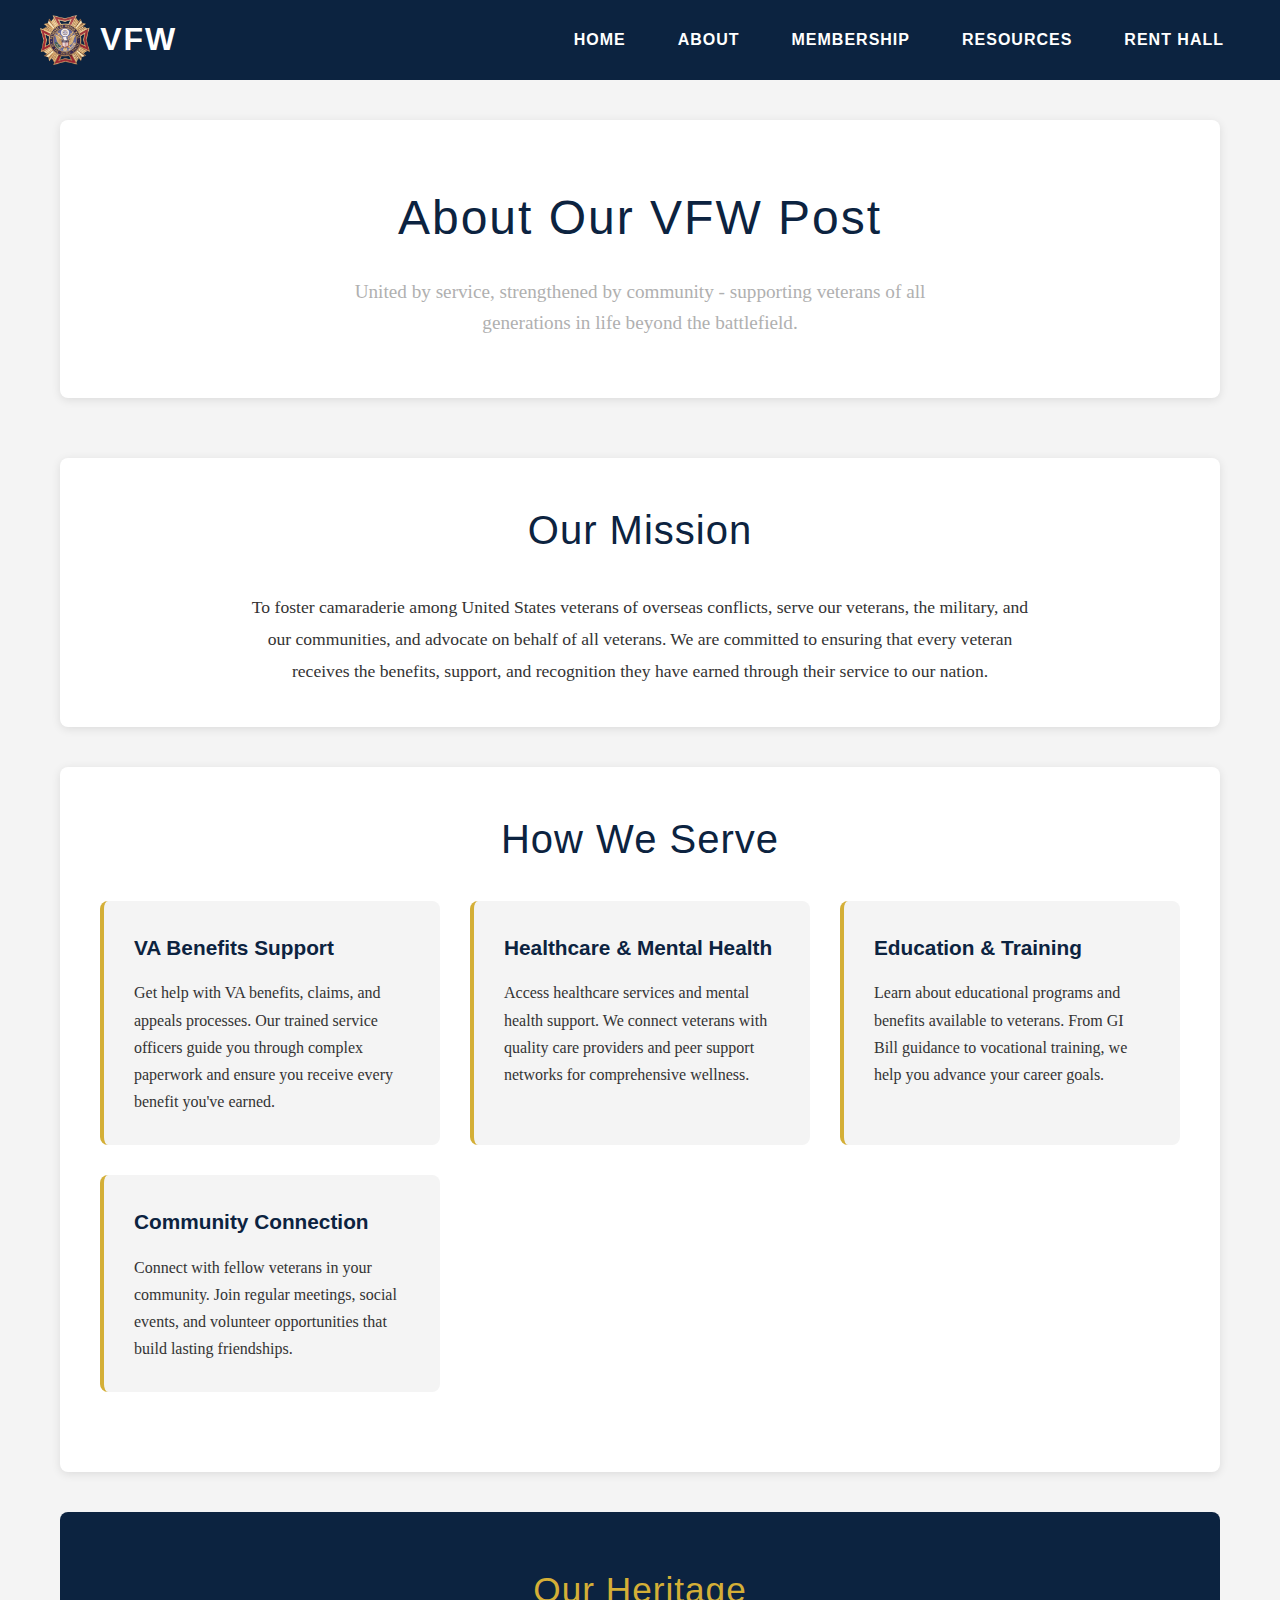
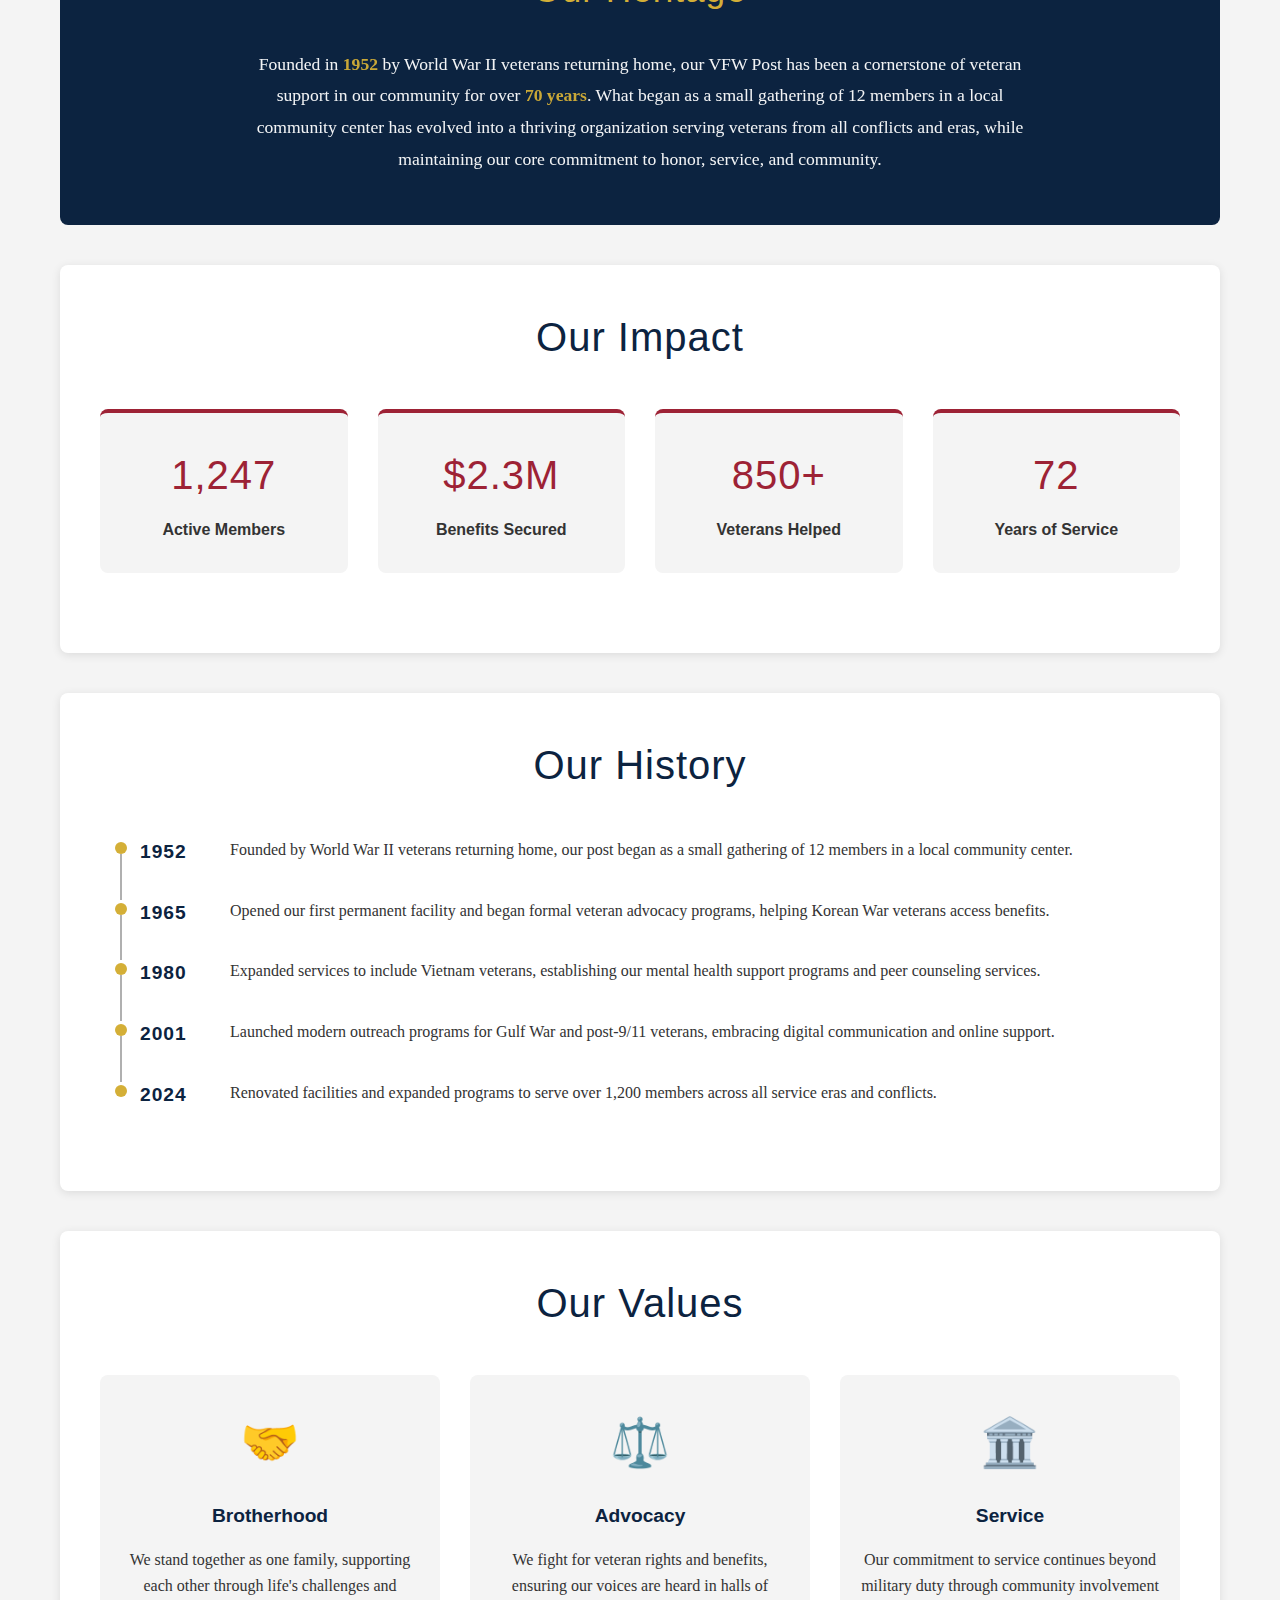
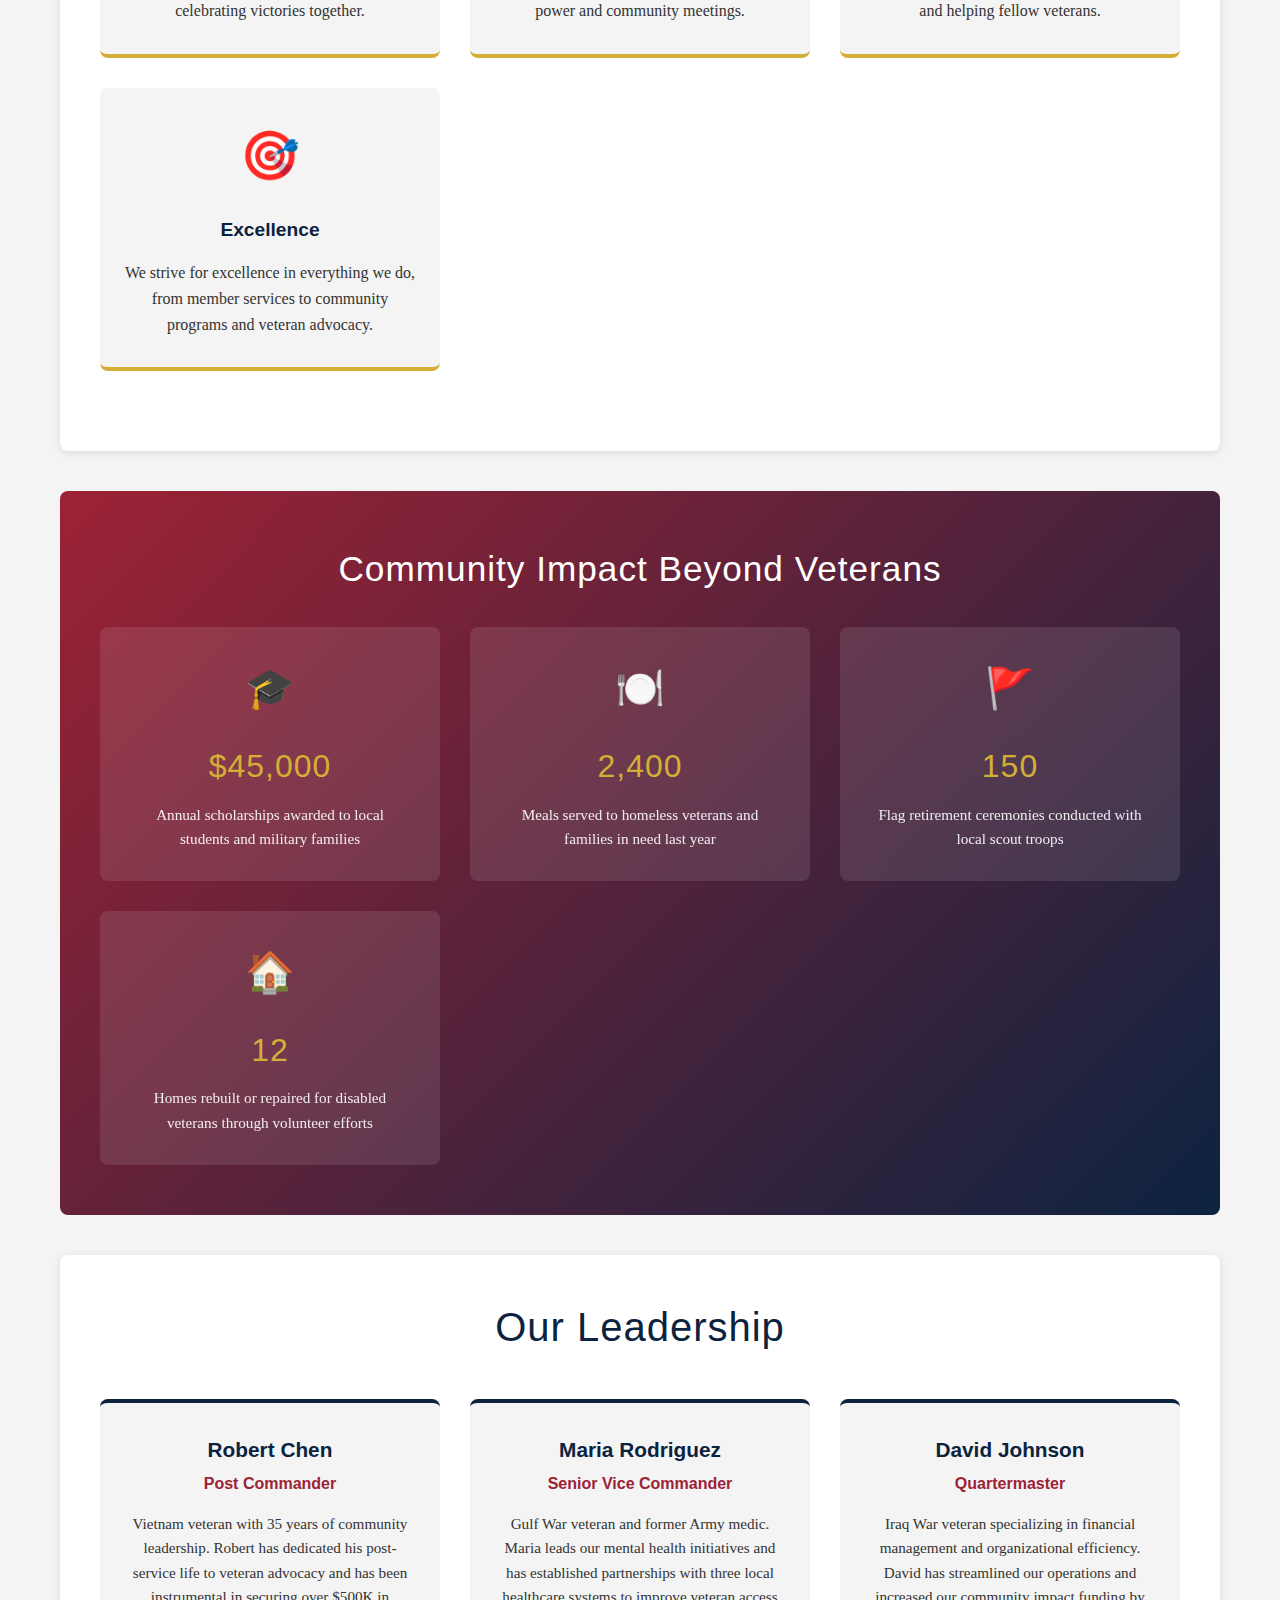
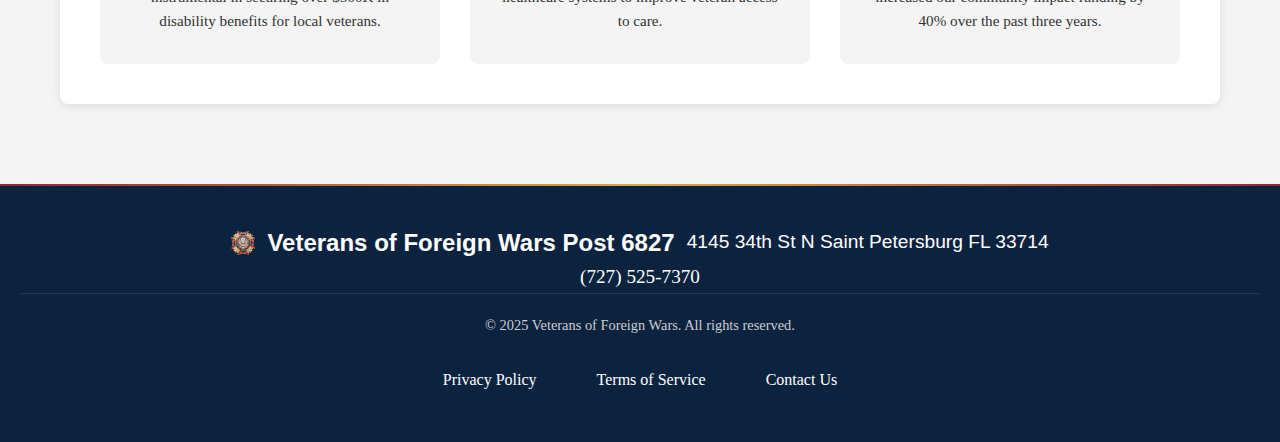
<file: about.html>
<!DOCTYPE html>
<html lang="en">
<head>
    <meta charset="UTF-8">
    <meta name="viewport" content="width=device-width, initial-scale=1.0">
    <link rel="stylesheet" href="./assets/css/style.css">
    <link rel="shortcut icon" href="./assets/images/logo-badge2.png" type="image/x-icon">
    <link rel="stylesheet" href="./assets/css/about.css">
    <title>VFW</title>
</head>
<body>
    <section class="nav-container">
        <nav class="top-nav">
            <div class="nav-title">
                <img class="logo-badge" src="./assets/images/logo-badge.png" alt="vfw-badge">
                <h1 class="logo">VFW</h1>
            </div>
            
            <!-- Desktop Navigation -->
            <ul class="nav-links">
                <li><a href="/index.html">Home</a></li>
                <li><a href="/about.html">About</a></li>
                <li><a href="/membership.html">Membership</a></li>
                <li><a href="/resources.html">Resources</a></li>
                <li><a href="/rent.html">Rent Hall</a></li>
            </ul>
            
            <!-- Mobile Menu Toggle -->
            <button class="mobile-menu-toggle" onclick="toggleMobileMenu()" aria-label="Toggle mobile menu">
                <div class="hamburger" id="hamburger">
                    <span></span>
                    <span></span>
                    <span></span>
                    <span></span>
                </div>
            </button>
        </nav>
    </section>

    <!-- Mobile Menu Overlay -->
    <div class="mobile-menu-overlay" id="mobileOverlay" onclick="closeMobileMenu()"></div>

    <!-- Mobile Menu -->
    <div class="mobile-menu" id="mobileMenu">
        <div class="mobile-menu-header">
            <div class="mobile-menu-title">
                <img class="mobile-menu-badge" src="./assets/images/logo-badge.png" alt="VFW Badge">
                VFW
            </div>
        </div>
        
        <ul class="mobile-nav-links">
            <li><a href="/index.html" onclick="closeMobileMenu()">Home</a></li>
            <li><a href="/about.html" onclick="closeMobileMenu()">About</a></li>
            <li><a href="/membership.html" onclick="closeMobileMenu()">Membership</a></li>
            <li><a href="/resources.html" onclick="closeMobileMenu()">Resources</a></li>
            <li><a href="/rent.html" onclick="closeMobileMenu()">Rent Hall</a></li>
        </ul>
        
        <div class="mobile-menu-footer">
            <p>Supporting Veterans of All Generations</p>
        </div>
    </div>
<!-- Content -->
<div class="about-container">
    <!-- Hero Section -->
    <section class="hero-section">
        <h1 class="hero-title">About Our VFW Post</h1>
        <p class="hero-subtitle">United by service, strengthened by community - supporting veterans of all generations in life beyond the battlefield.</p>
    </section>

    <!-- Our Mission -->
    <section class="content-section">
        <h2 class="section-title">Our Mission</h2>
        <p class="mission-text">To foster camaraderie among United States veterans of overseas conflicts, serve our veterans, the military, and our communities, and advocate on behalf of all veterans. We are committed to ensuring that every veteran receives the benefits, support, and recognition they have earned through their service to our nation.</p>
    </section>

    <!-- How We Serve -->
    <section class="content-section">
        <h2 class="section-title">How We Serve</h2>
        <div class="services-grid">
            <div class="service-item">
                <h3 class="service-title">VA Benefits Support</h3>
                <p class="service-description">Get help with VA benefits, claims, and appeals processes. Our trained service officers guide you through complex paperwork and ensure you receive every benefit you've earned.</p>
            </div>
            <div class="service-item">
                <h3 class="service-title">Healthcare & Mental Health</h3>
                <p class="service-description">Access healthcare services and mental health support. We connect veterans with quality care providers and peer support networks for comprehensive wellness.</p>
            </div>
            <div class="service-item">
                <h3 class="service-title">Education & Training</h3>
                <p class="service-description">Learn about educational programs and benefits available to veterans. From GI Bill guidance to vocational training, we help you advance your career goals.</p>
            </div>
            <div class="service-item">
                <h3 class="service-title">Community Connection</h3>
                <p class="service-description">Connect with fellow veterans in your community. Join regular meetings, social events, and volunteer opportunities that build lasting friendships.</p>
            </div>
        </div>
    </section>

    <!-- Our Heritage -->
    <div class="heritage-section">
        <h2 class="heritage-title">Our Heritage</h2>
        <p class="heritage-text">Founded in <span class="heritage-highlight">1952</span> by World War II veterans returning home, our VFW Post has been a cornerstone of veteran support in our community for over <span class="heritage-highlight">70 years</span>. What began as a small gathering of 12 members in a local community center has evolved into a thriving organization serving veterans from all conflicts and eras, while maintaining our core commitment to honor, service, and community.</p>
    </div>

    <!-- Our Impact -->
    <section class="content-section">
        <h2 class="section-title">Our Impact</h2>
        <div class="stats-grid">
            <div class="stat-item">
                <span class="stat-number">1,247</span>
                <div class="stat-label">Active Members</div>
            </div>
            <div class="stat-item">
                <span class="stat-number">$2.3M</span>
                <div class="stat-label">Benefits Secured</div>
            </div>
            <div class="stat-item">
                <span class="stat-number">850+</span>
                <div class="stat-label">Veterans Helped</div>
            </div>
            <div class="stat-item">
                <span class="stat-number">72</span>
                <div class="stat-label">Years of Service</div>
            </div>
        </div>
    </section>

    <!-- Our History -->
    <section class="content-section">
        <h2 class="section-title">Our History</h2>
        <div class="history-timeline">
            <div class="timeline-item">
                <span class="timeline-year">1952</span>
                <div class="timeline-content">Founded by World War II veterans returning home, our post began as a small gathering of 12 members in a local community center.</div>
            </div>
            <div class="timeline-item">
                <span class="timeline-year">1965</span>
                <div class="timeline-content">Opened our first permanent facility and began formal veteran advocacy programs, helping Korean War veterans access benefits.</div>
            </div>
            <div class="timeline-item">
                <span class="timeline-year">1980</span>
                <div class="timeline-content">Expanded services to include Vietnam veterans, establishing our mental health support programs and peer counseling services.</div>
            </div>
            <div class="timeline-item">
                <span class="timeline-year">2001</span>
                <div class="timeline-content">Launched modern outreach programs for Gulf War and post-9/11 veterans, embracing digital communication and online support.</div>
            </div>
            <div class="timeline-item">
                <span class="timeline-year">2024</span>
                <div class="timeline-content">Renovated facilities and expanded programs to serve over 1,200 members across all service eras and conflicts.</div>
            </div>
        </div>
    </section>

    <!-- Our Values -->
    <section class="content-section">
        <h2 class="section-title">Our Values</h2>
        <div class="values-grid">
            <div class="value-item">
                <span class="value-icon">🤝</span>
                <h3 class="value-title">Brotherhood</h3>
                <p class="value-description">We stand together as one family, supporting each other through life's challenges and celebrating victories together.</p>
            </div>
            <div class="value-item">
                <span class="value-icon">⚖️</span>
                <h3 class="value-title">Advocacy</h3>
                <p class="value-description">We fight for veteran rights and benefits, ensuring our voices are heard in halls of power and community meetings.</p>
            </div>
            <div class="value-item">
                <span class="value-icon">🏛️</span>
                <h3 class="value-title">Service</h3>
                <p class="value-description">Our commitment to service continues beyond military duty through community involvement and helping fellow veterans.</p>
            </div>
            <div class="value-item">
                <span class="value-icon">🎯</span>
                <h3 class="value-title">Excellence</h3>
                <p class="value-description">We strive for excellence in everything we do, from member services to community programs and veteran advocacy.</p>
            </div>
        </div>
    </section>

    <!-- Community Impact -->
    <div class="community-impact">
        <h2 class="impact-title">Community Impact Beyond Veterans</h2>
        <div class="impact-grid">
            <div class="impact-item">
                <span class="impact-icon">🎓</span>
                <div class="impact-stat">$45,000</div>
                <div class="impact-description">Annual scholarships awarded to local students and military families</div>
            </div>
            <div class="impact-item">
                <span class="impact-icon">🍽️</span>
                <div class="impact-stat">2,400</div>
                <div class="impact-description">Meals served to homeless veterans and families in need last year</div>
            </div>
            <div class="impact-item">
                <span class="impact-icon">🚩</span>
                <div class="impact-stat">150</div>
                <div class="impact-description">Flag retirement ceremonies conducted with local scout troops</div>
            </div>
            <div class="impact-item">
                <span class="impact-icon">🏠</span>
                <div class="impact-stat">12</div>
                <div class="impact-description">Homes rebuilt or repaired for disabled veterans through volunteer efforts</div>
            </div>
        </div>
    </div>

    <!-- Leadership -->
    <section class="content-section">
        <h2 class="section-title">Our Leadership</h2>
        <div class="leadership-grid">
            <div class="leader-card">
                <h3 class="leader-name">Robert Chen</h3>
                <div class="leader-title">Post Commander</div>
                <p class="leader-bio">Vietnam veteran with 35 years of community leadership. Robert has dedicated his post-service life to veteran advocacy and has been instrumental in securing over $500K in disability benefits for local veterans.</p>
            </div>
            <div class="leader-card">
                <h3 class="leader-name">Maria Rodriguez</h3>
                <div class="leader-title">Senior Vice Commander</div>
                <p class="leader-bio">Gulf War veteran and former Army medic. Maria leads our mental health initiatives and has established partnerships with three local healthcare systems to improve veteran access to care.</p>
            </div>
            <div class="leader-card">
                <h3 class="leader-name">David Johnson</h3>
                <div class="leader-title">Quartermaster</div>
                <p class="leader-bio">Iraq War veteran specializing in financial management and organizational efficiency. David has streamlined our operations and increased our community impact funding by 40% over the past three years.</p>
            </div>
        </div>
    </section>
</div>
<!-- End Content -->
        <section class="footer-section">
            <div class="footer-container">
    
                <div class="footer-logo">
                    <img src="./assets/images/logo-badge.png" alt="VFW Logo">
                    <h1>Veterans of Foreign Wars Post 6827</h1>
                    <h2>4145 34th St N Saint Petersburg FL 33714</h2>
                    <p>(727) 525-7370</p>
                </div>
                <p class="credits">&copy; 2025 Veterans of Foreign Wars. All rights reserved.</p>
                <ul class="footer-links">
                    <li><a href="#privacy">Privacy Policy</a></li>
                    <li><a href="#terms">Terms of Service</a></li>
                    <li><a href="#contact">Contact Us</a></li>
                </ul>
            </div>
        </section>
        <script src="./assets/js/script.js"></script>
    </body>
    </html>
</file>
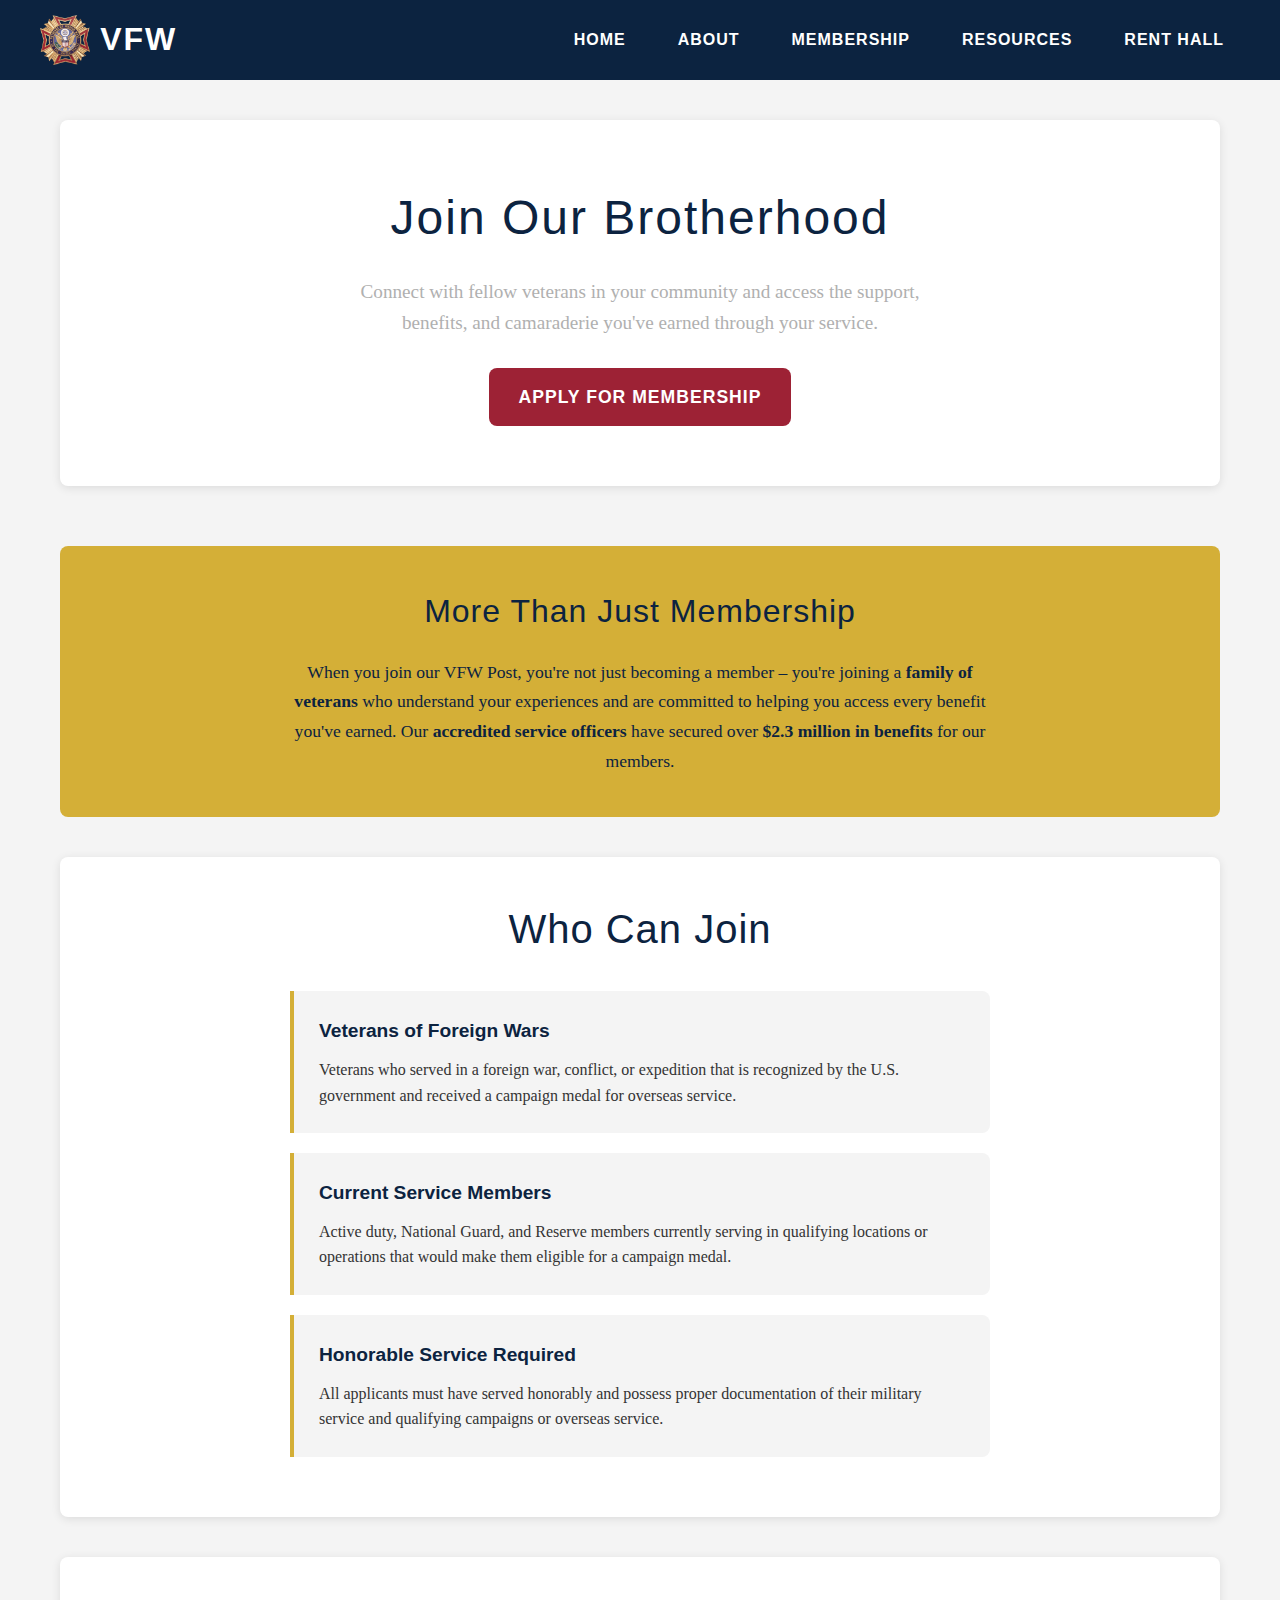
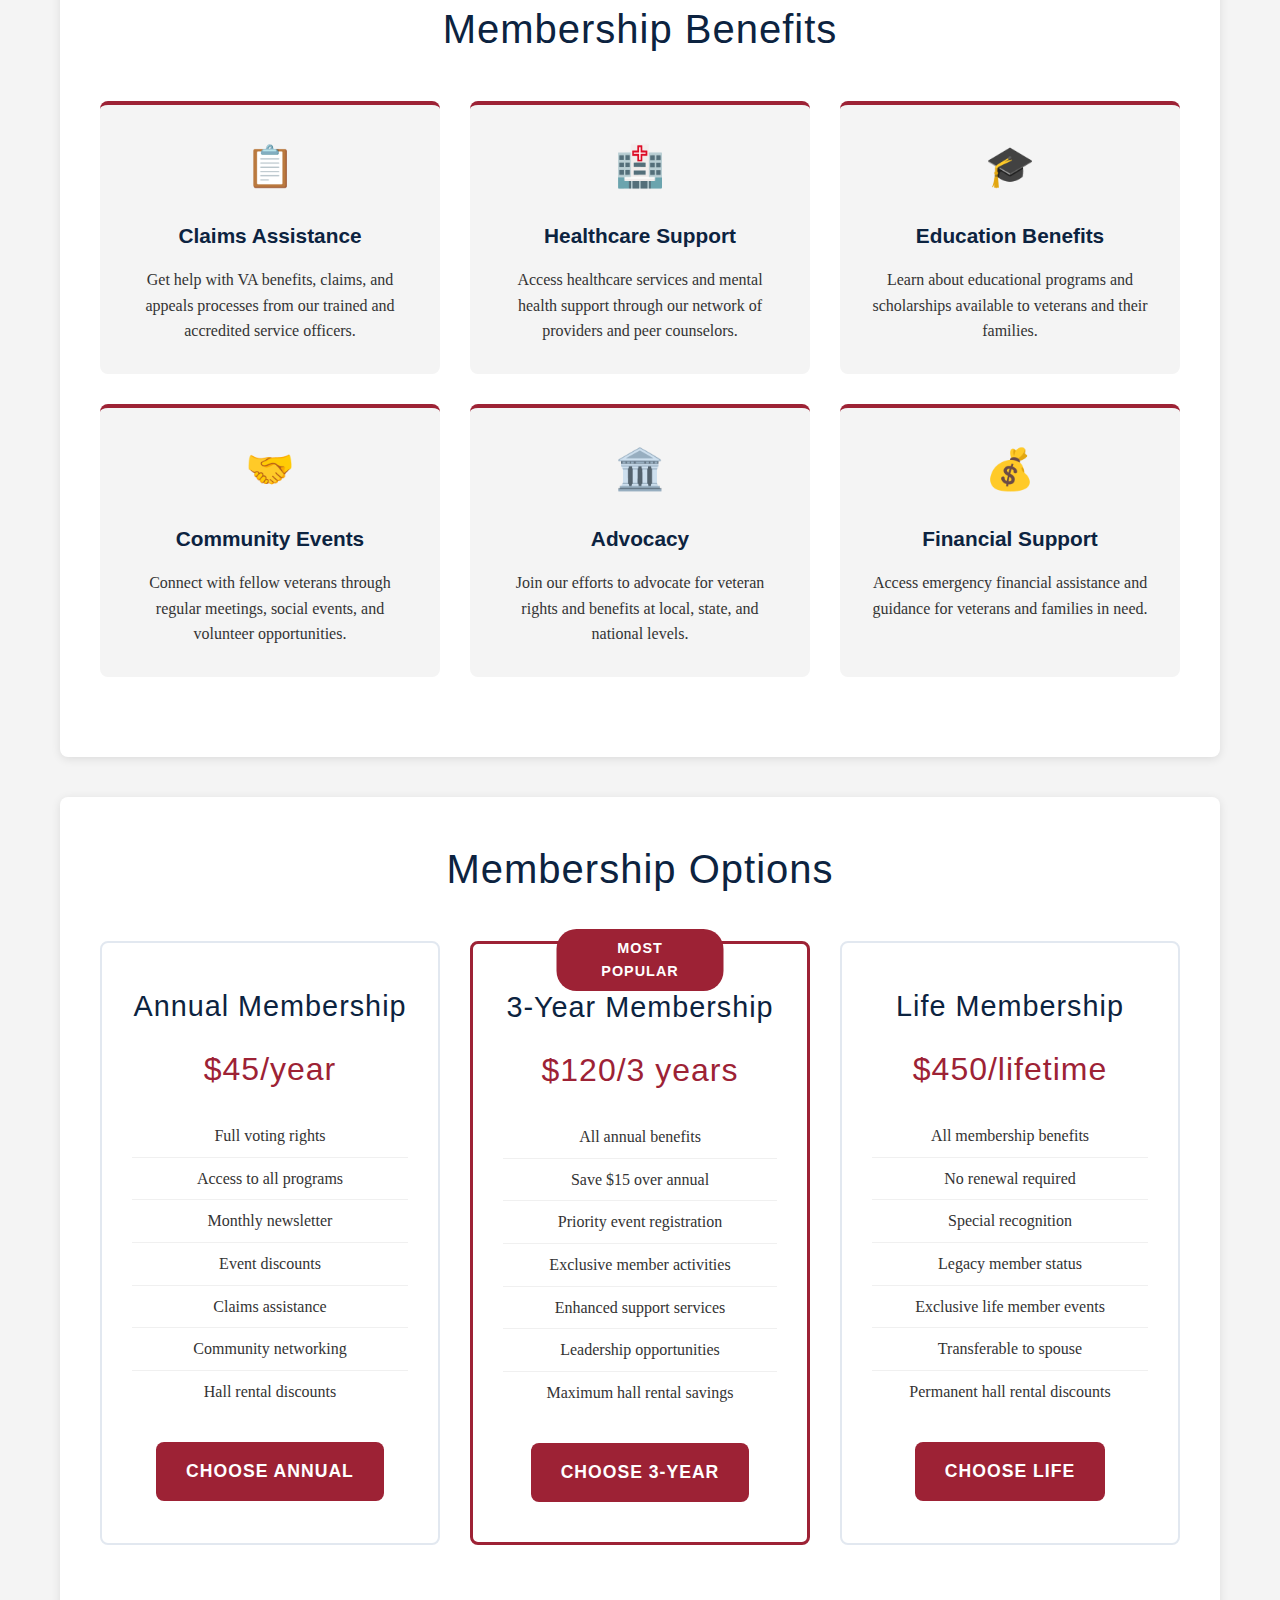
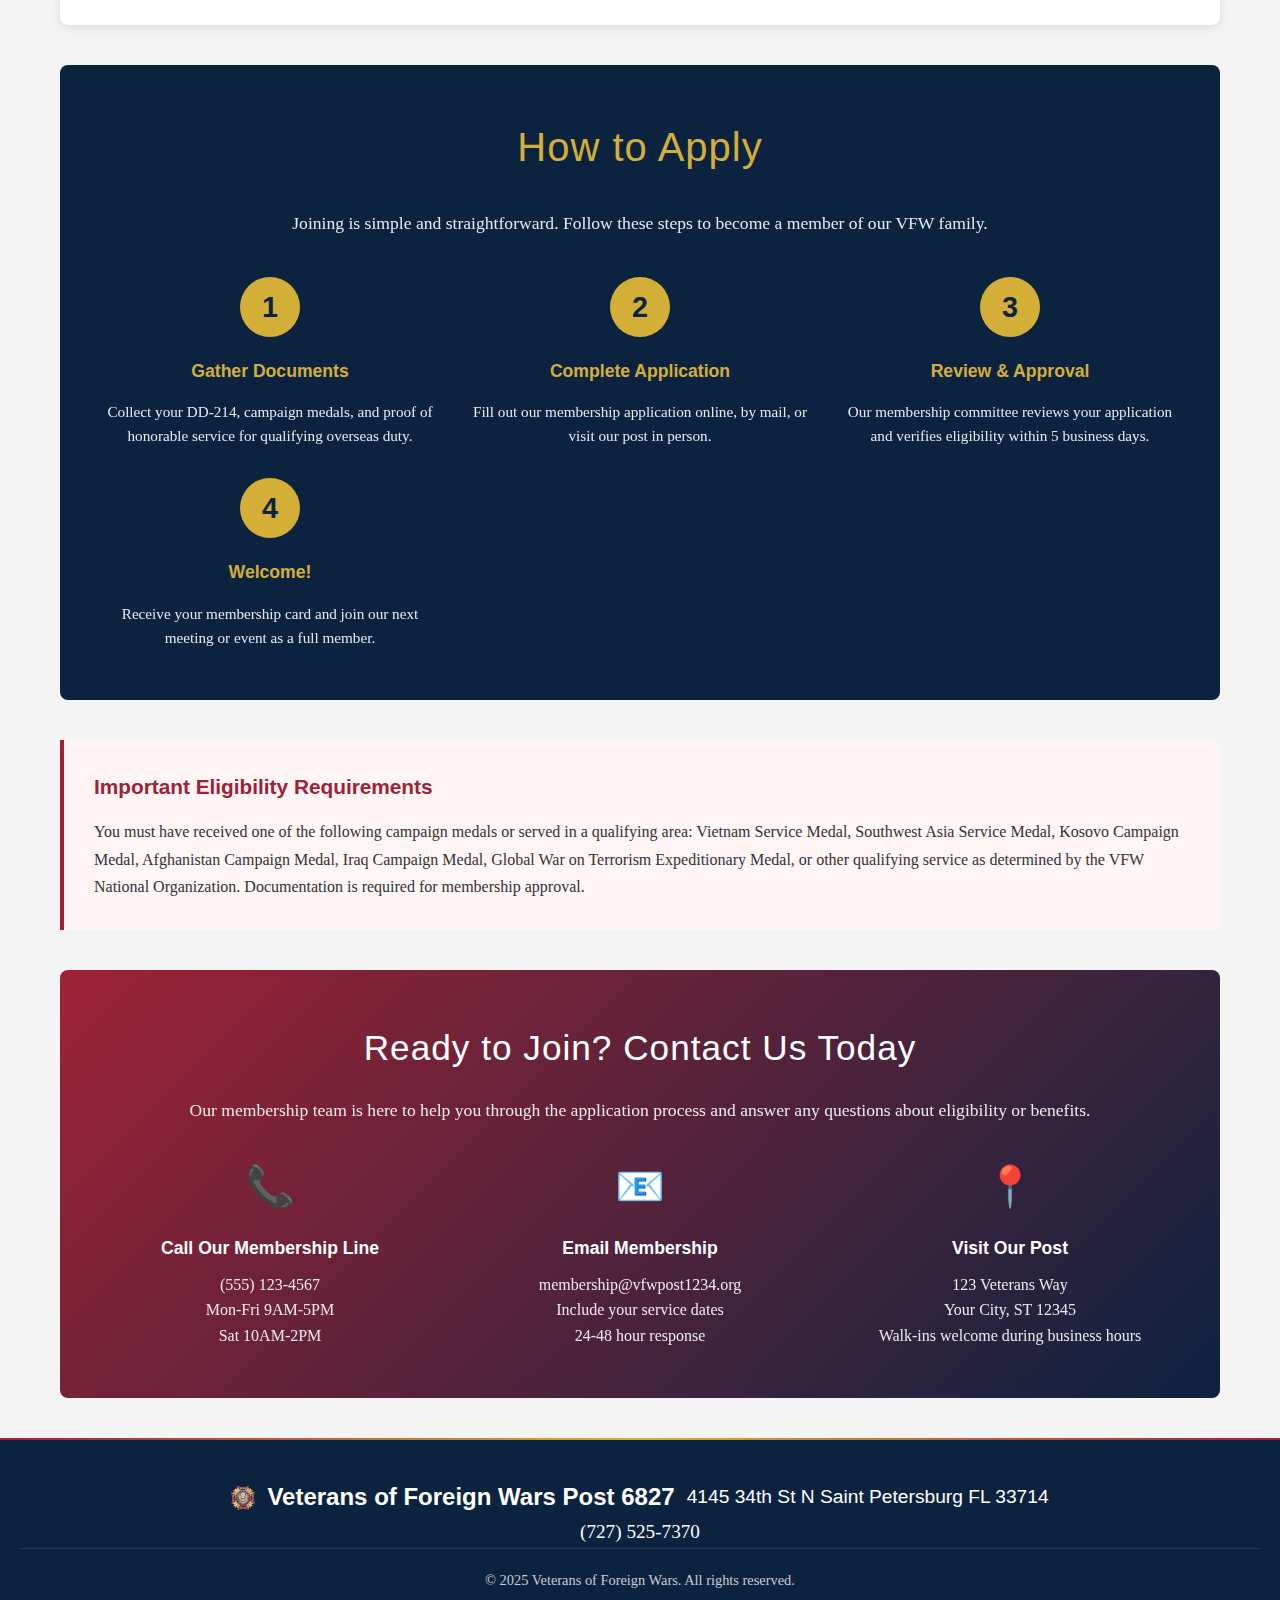
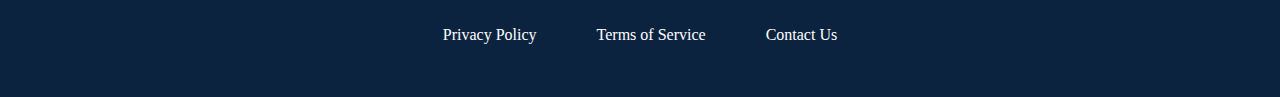
<file: membership.html>
<!DOCTYPE html>
<html lang="en">
<head>
    <meta charset="UTF-8">
    <meta name="viewport" content="width=device-width, initial-scale=1.0">
    <link rel="stylesheet" href="./assets/css/style.css">
    <link rel="shortcut icon" href="./assets/images/logo-badge2.png" type="image/x-icon">
    <link rel="stylesheet" href="./assets/css/membership.css">
    <title>VFW</title>
</head>
<body>
    <section class="nav-container">
        <nav class="top-nav">
            <div class="nav-title">
                <img class="logo-badge" src="./assets/images/logo-badge.png" alt="vfw-badge">
                <h1 class="logo">VFW</h1>
            </div>
            
            <!-- Desktop Navigation -->
            <ul class="nav-links">
                <li><a href="/index.html">Home</a></li>
                <li><a href="/about.html">About</a></li>
                <li><a href="/membership.html">Membership</a></li>
                <li><a href="/resources.html">Resources</a></li>
                <li><a href="/rent.html">Rent Hall</a></li>
            </ul>
            
            <!-- Mobile Menu Toggle -->
            <button class="mobile-menu-toggle" onclick="toggleMobileMenu()" aria-label="Toggle mobile menu">
                <div class="hamburger" id="hamburger">
                    <span></span>
                    <span></span>
                    <span></span>
                    <span></span>
                </div>
            </button>
        </nav>
    </section>

    <!-- Mobile Menu Overlay -->
    <div class="mobile-menu-overlay" id="mobileOverlay" onclick="closeMobileMenu()"></div>

    <!-- Mobile Menu -->
    <div class="mobile-menu" id="mobileMenu">
        <div class="mobile-menu-header">
            <div class="mobile-menu-title">
                <img class="mobile-menu-badge" src="./assets/images/logo-badge.png" alt="VFW Badge">
                VFW
            </div>
        </div>
        
        <ul class="mobile-nav-links">
            <li><a href="/index.html" onclick="closeMobileMenu()">Home</a></li>
            <li><a href="/about.html" onclick="closeMobileMenu()">About</a></li>
            <li><a href="/membership.html" onclick="closeMobileMenu()">Membership</a></li>
            <li><a href="/resources.html" onclick="closeMobileMenu()">Resources</a></li>
            <li><a href="/rent.html" onclick="closeMobileMenu()">Rent Hall</a></li>
        </ul>
        
        <div class="mobile-menu-footer">
            <p>Supporting Veterans of All Generations</p>
        </div>
    </div>
<!-- Content -->
<div class="membership-container">
    <!-- Hero Section -->
    <section class="hero-section">
        <h1 class="hero-title">Join Our Brotherhood</h1>
        <p class="hero-subtitle">Connect with fellow veterans in your community and access the support, benefits, and camaraderie you've earned through your service.</p>
        <a href="#application" class="cta-button">Apply for Membership</a>
    </section>

    <!-- Value Proposition -->
    <div class="value-proposition">
        <h2 class="value-title">More Than Just Membership</h2>
        <p class="value-text">When you join our VFW Post, you're not just becoming a member – you're joining a <span class="value-highlight">family of veterans</span> who understand your experiences and are committed to helping you access every benefit you've earned. Our <span class="value-highlight">accredited service officers</span> have secured over <span class="value-highlight">$2.3 million in benefits</span> for our members.</p>
    </div>

    <!-- Eligibility Requirements -->
    <section class="content-section">
        <h2 class="section-title">Who Can Join</h2>
        <ul class="eligibility-list">
            <li class="eligibility-item">
                <div class="eligibility-title">Veterans of Foreign Wars</div>
                <div class="eligibility-description">Veterans who served in a foreign war, conflict, or expedition that is recognized by the U.S. government and received a campaign medal for overseas service.</div>
            </li>
            <li class="eligibility-item">
                <div class="eligibility-title">Current Service Members</div>
                <div class="eligibility-description">Active duty, National Guard, and Reserve members currently serving in qualifying locations or operations that would make them eligible for a campaign medal.</div>
            </li>
            <li class="eligibility-item">
                <div class="eligibility-title">Honorable Service Required</div>
                <div class="eligibility-description">All applicants must have served honorably and possess proper documentation of their military service and qualifying campaigns or overseas service.</div>
            </li>
        </ul>
    </section>

    <!-- Membership Benefits -->
    <section class="content-section">
        <h2 class="section-title">Membership Benefits</h2>
        <div class="benefits-grid">
            <div class="benefit-card">
                <span class="benefit-icon">📋</span>
                <h3 class="benefit-title">Claims Assistance</h3>
                <p class="benefit-description">Get help with VA benefits, claims, and appeals processes from our trained and accredited service officers.</p>
            </div>
            <div class="benefit-card">
                <span class="benefit-icon">🏥</span>
                <h3 class="benefit-title">Healthcare Support</h3>
                <p class="benefit-description">Access healthcare services and mental health support through our network of providers and peer counselors.</p>
            </div>
            <div class="benefit-card">
                <span class="benefit-icon">🎓</span>
                <h3 class="benefit-title">Education Benefits</h3>
                <p class="benefit-description">Learn about educational programs and scholarships available to veterans and their families.</p>
            </div>
            <div class="benefit-card">
                <span class="benefit-icon">🤝</span>
                <h3 class="benefit-title">Community Events</h3>
                <p class="benefit-description">Connect with fellow veterans through regular meetings, social events, and volunteer opportunities.</p>
            </div>
            <div class="benefit-card">
                <span class="benefit-icon">🏛️</span>
                <h3 class="benefit-title">Advocacy</h3>
                <p class="benefit-description">Join our efforts to advocate for veteran rights and benefits at local, state, and national levels.</p>
            </div>
            <div class="benefit-card">
                <span class="benefit-icon">💰</span>
                <h3 class="benefit-title">Financial Support</h3>
                <p class="benefit-description">Access emergency financial assistance and guidance for veterans and families in need.</p>
            </div>
        </div>
    </section>

    <!-- Membership Types -->
    <section class="content-section">
        <h2 class="section-title">Membership Options</h2>
        <div class="membership-types">
            <div class="membership-card">
                <h3 class="membership-type">Annual Membership</h3>
                <div class="membership-price">$45/year</div>
                <ul class="membership-features">
                    <li>Full voting rights</li>
                    <li>Access to all programs</li>
                    <li>Monthly newsletter</li>
                    <li>Event discounts</li>
                    <li>Claims assistance</li>
                    <li>Community networking</li>
                    <li>Hall rental discounts</li>
                </ul>
                <a href="#application" class="cta-button">Choose Annual</a>
            </div>
            <div class="membership-card featured">
                <div class="featured-badge">Most Popular</div>
                <h3 class="membership-type">3-Year Membership</h3>
                <div class="membership-price">$120<small>/3 years</small></div>
                <ul class="membership-features">
                    <li>All annual benefits</li>
                    <li>Save $15 over annual</li>
                    <li>Priority event registration</li>
                    <li>Exclusive member activities</li>
                    <li>Enhanced support services</li>
                    <li>Leadership opportunities</li>
                    <li>Maximum hall rental savings</li>
                </ul>
                <a href="#application" class="cta-button">Choose 3-Year</a>
            </div>
            <div class="membership-card">
                <h3 class="membership-type">Life Membership</h3>
                <div class="membership-price">$450<small>/lifetime</small></div>
                <ul class="membership-features">
                    <li>All membership benefits</li>
                    <li>No renewal required</li>
                    <li>Special recognition</li>
                    <li>Legacy member status</li>
                    <li>Exclusive life member events</li>
                    <li>Transferable to spouse</li>
                    <li>Permanent hall rental discounts</li>
                </ul>
                <a href="#application" class="cta-button">Choose Life</a>
            </div>
        </div>
    </section>

    <!-- Application Process -->
    <div class="application-process">
        <h2 class="process-title">How to Apply</h2>
        <p class="process-description">Joining is simple and straightforward. Follow these steps to become a member of our VFW family.</p>
        <div class="process-steps">
            <div class="process-step">
                <div class="step-number">1</div>
                <h4 class="step-title">Gather Documents</h4>
                <p class="step-description">Collect your DD-214, campaign medals, and proof of honorable service for qualifying overseas duty.</p>
            </div>
            <div class="process-step">
                <div class="step-number">2</div>
                <h4 class="step-title">Complete Application</h4>
                <p class="step-description">Fill out our membership application online, by mail, or visit our post in person.</p>
            </div>
            <div class="process-step">
                <div class="step-number">3</div>
                <h4 class="step-title">Review & Approval</h4>
                <p class="step-description">Our membership committee reviews your application and verifies eligibility within 5 business days.</p>
            </div>
            <div class="process-step">
                <div class="step-number">4</div>
                <h4 class="step-title">Welcome!</h4>
                <p class="step-description">Receive your membership card and join our next meeting or event as a full member.</p>
            </div>
        </div>
    </div>

    <!-- Requirements Notice -->
    <div class="requirements-section">
        <h3 class="requirements-title">Important Eligibility Requirements</h3>
        <div class="requirements-list">
            You must have received one of the following campaign medals or served in a qualifying area: Vietnam Service Medal, Southwest Asia Service Medal, Kosovo Campaign Medal, Afghanistan Campaign Medal, Iraq Campaign Medal, Global War on Terrorism Expeditionary Medal, or other qualifying service as determined by the VFW National Organization. Documentation is required for membership approval.
        </div>
    </div>

    <!-- Contact Section -->
    <section class="contact-section" id="application">
        <h2 class="contact-title">Ready to Join? Contact Us Today</h2>
        <p class="contact-subtitle">Our membership team is here to help you through the application process and answer any questions about eligibility or benefits.</p>
        <div class="contact-info">
            <div class="contact-item">
                <span class="contact-icon">📞</span>
                <div class="contact-service">Call Our Membership Line</div>
                <div class="contact-details">
                    (555) 123-4567<br>
                    Mon-Fri 9AM-5PM<br>
                    Sat 10AM-2PM
                </div>
            </div>
            <div class="contact-item">
                <span class="contact-icon">📧</span>
                <div class="contact-service">Email Membership</div>
                <div class="contact-details">
                    membership@vfwpost1234.org<br>
                    Include your service dates<br>
                    24-48 hour response
                </div>
            </div>
            <div class="contact-item">
                <span class="contact-icon">📍</span>
                <div class="contact-service">Visit Our Post</div>
                <div class="contact-details">
                    123 Veterans Way<br>
                    Your City, ST 12345<br>
                    Walk-ins welcome during business hours
                </div>
            </div>
        </div>
    </section>
</div>
<!-- End Content -->
<section class="footer-section">
    <div class="footer-container">

        <div class="footer-logo">
            <img src="./assets/images/logo-badge.png" alt="VFW Logo">
            <h1>Veterans of Foreign Wars Post 6827</h1>
            <h2>4145 34th St N Saint Petersburg FL 33714</h2>
            <p>(727) 525-7370</p>
        </div>
        <p class="credits">&copy; 2025 Veterans of Foreign Wars. All rights reserved.</p>
        <ul class="footer-links">
            <li><a href="#privacy">Privacy Policy</a></li>
            <li><a href="#terms">Terms of Service</a></li>
            <li><a href="#contact">Contact Us</a></li>
        </ul>
    </div>
</section>
<script src="./assets/js/script.js"></script>
</body>
</html>
</file>
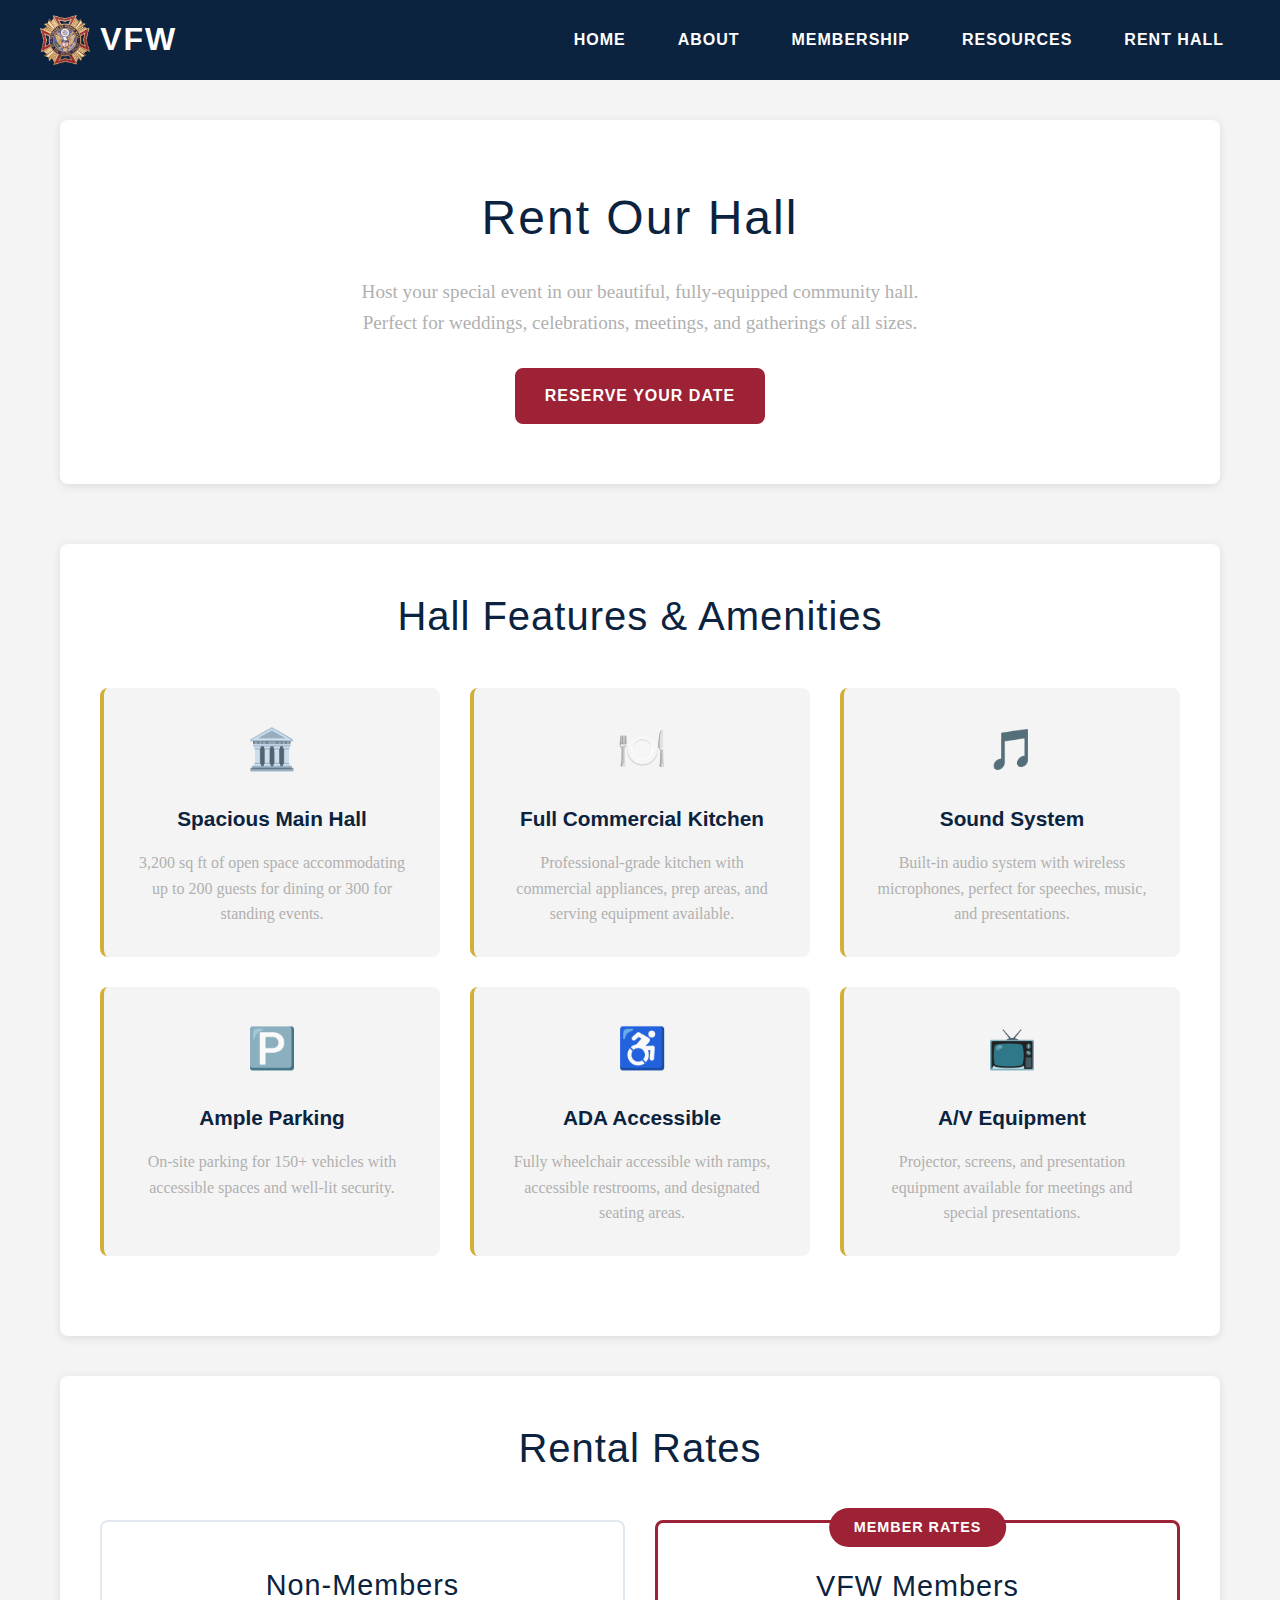
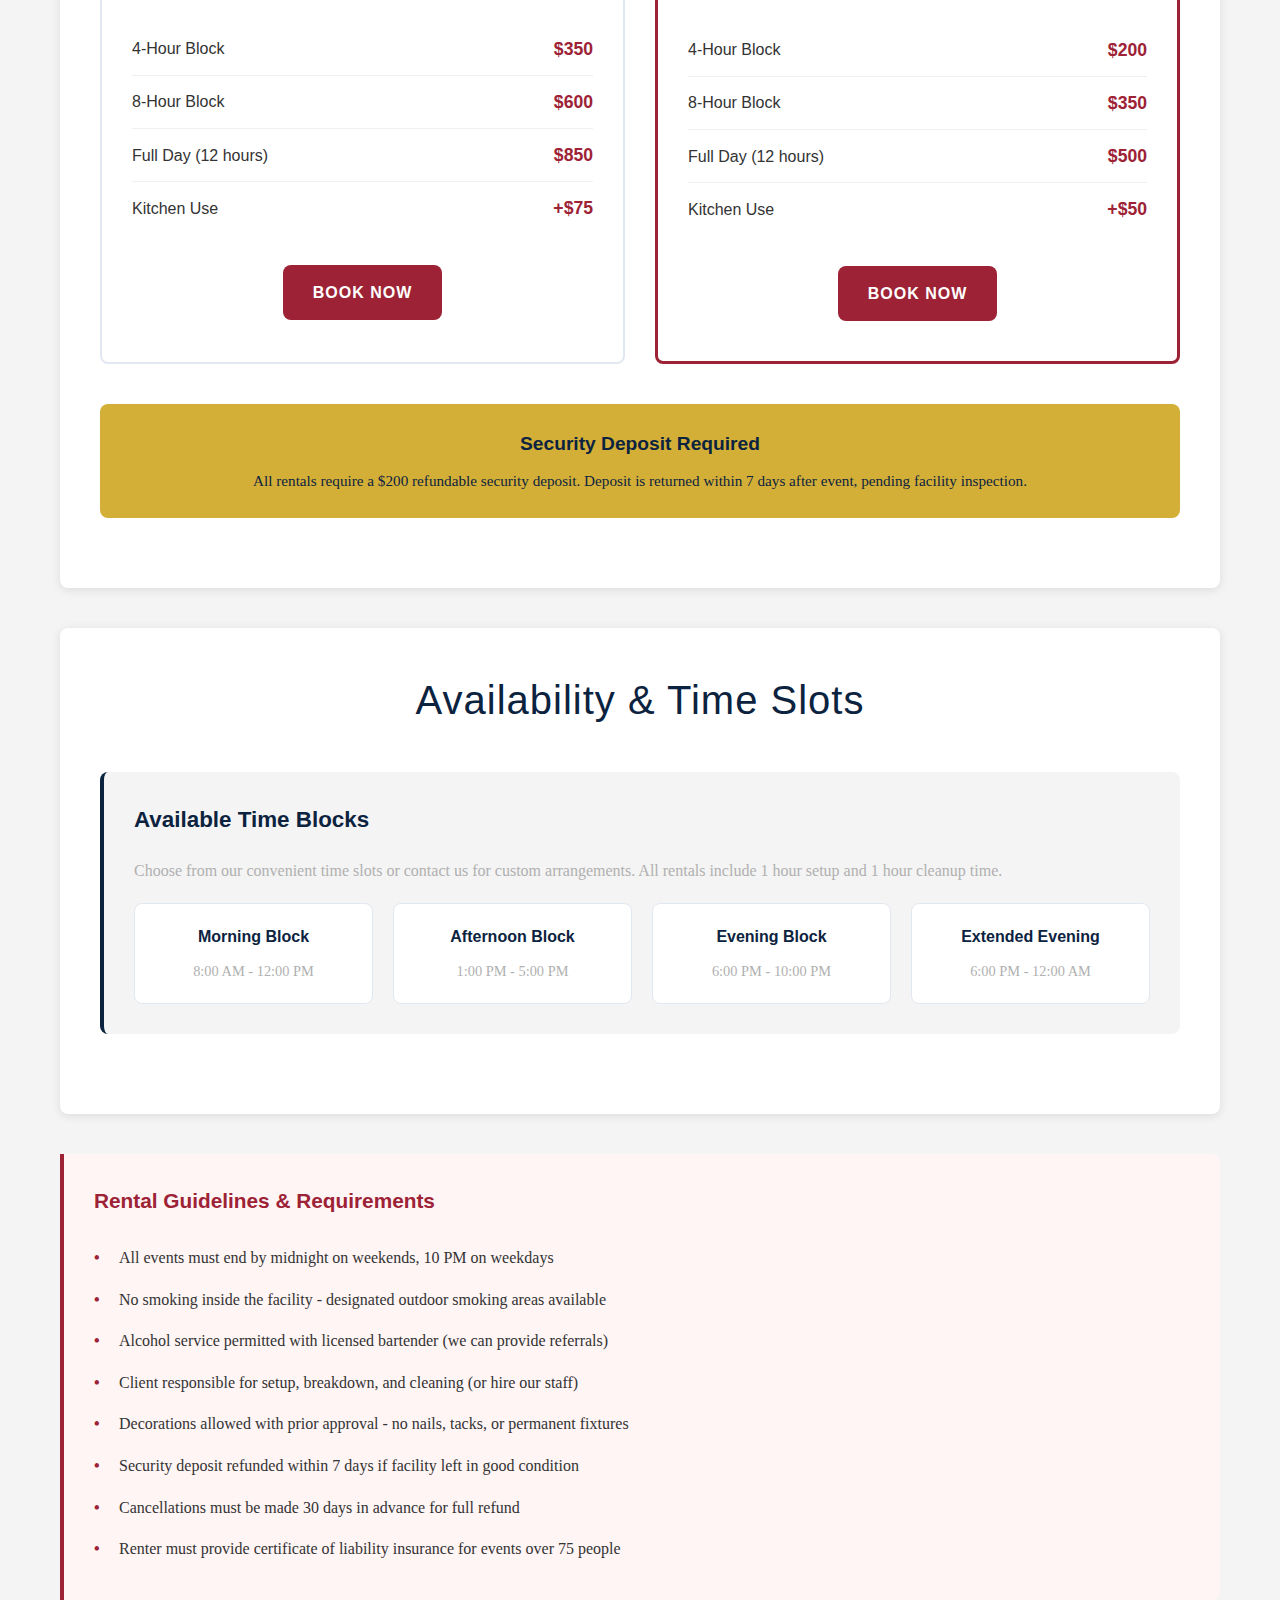
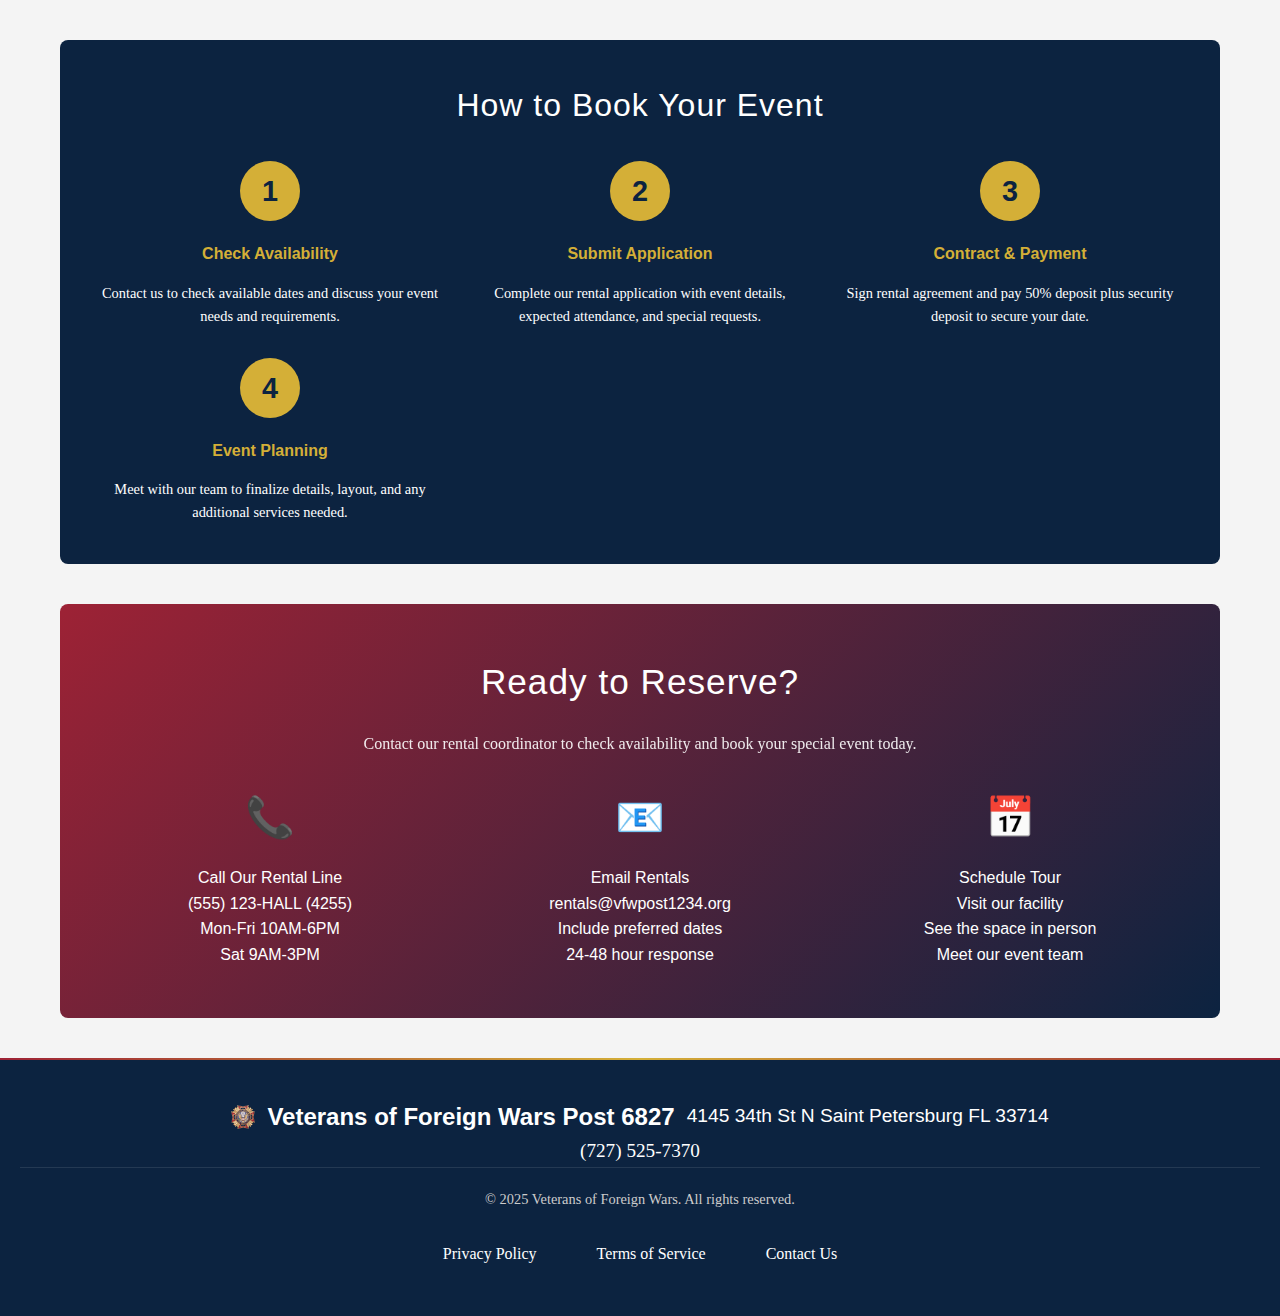
<file: rent.html>
<!DOCTYPE html>
<html lang="en">
<head>
    <meta charset="UTF-8">
    <meta name="viewport" content="width=device-width, initial-scale=1.0">
    <link rel="stylesheet" href="./assets/css/style.css">
    <link rel="shortcut icon" href="./assets/images/logo-badge2.png" type="image/x-icon">
    <link rel="stylesheet" href="./assets/css/rent.css">
    <title>VFW</title>
</head>
<body>
    <section class="nav-container">
        <nav class="top-nav">
            <div class="nav-title">
                <img class="logo-badge" src="./assets/images/logo-badge.png" alt="vfw-badge">
                <h1 class="logo">VFW</h1>
            </div>
            
            <!-- Desktop Navigation -->
            <ul class="nav-links">
                <li><a href="/index.html">Home</a></li>
                <li><a href="/about.html">About</a></li>
                <li><a href="/membership.html">Membership</a></li>
                <li><a href="/resources.html">Resources</a></li>
                <li><a href="/rent.html">Rent Hall</a></li>
            </ul>
            
            <!-- Mobile Menu Toggle -->
            <button class="mobile-menu-toggle" onclick="toggleMobileMenu()" aria-label="Toggle mobile menu">
                <div class="hamburger" id="hamburger">
                    <span></span>
                    <span></span>
                    <span></span>
                    <span></span>
                </div>
            </button>
        </nav>
    </section>

    <!-- Mobile Menu Overlay -->
    <div class="mobile-menu-overlay" id="mobileOverlay" onclick="closeMobileMenu()"></div>

    <!-- Mobile Menu -->
    <div class="mobile-menu" id="mobileMenu">
        <div class="mobile-menu-header">
            <div class="mobile-menu-title">
                <img class="mobile-menu-badge" src="./assets/images/logo-badge.png" alt="VFW Badge">
                VFW
            </div>
        </div>
        
        <ul class="mobile-nav-links">
            <li><a href="/index.html" onclick="closeMobileMenu()">Home</a></li>
            <li><a href="/about.html" onclick="closeMobileMenu()">About</a></li>
            <li><a href="/membership.html" onclick="closeMobileMenu()">Membership</a></li>
            <li><a href="/resources.html" onclick="closeMobileMenu()">Resources</a></li>
            <li><a href="/rent.html" onclick="closeMobileMenu()">Rent Hall</a></li>
        </ul>
        
        <div class="mobile-menu-footer">
            <p>Supporting Veterans of All Generations</p>
        </div>
    </div>
<!-- Content -->
<div class="rental-container">
    <!-- Hero Section -->
    <section class="hero-section">
        <h1 class="hero-title">Rent Our Hall</h1>
        <p class="hero-subtitle">Host your special event in our beautiful, fully-equipped community hall. Perfect for weddings, celebrations, meetings, and gatherings of all sizes.</p>
        <a href="#booking" class="cta-button">Reserve Your Date</a>
    </section>

    <!-- Hall Features -->
    <section class="content-section">
        <h2 class="section-title">Hall Features & Amenities</h2>
        <div class="hall-features">
            <div class="feature-card">
                <span class="feature-icon">🏛️</span>
                <h3 class="feature-title">Spacious Main Hall</h3>
                <p class="feature-description">3,200 sq ft of open space accommodating up to 200 guests for dining or 300 for standing events.</p>
            </div>
            <div class="feature-card">
                <span class="feature-icon">🍽️</span>
                <h3 class="feature-title">Full Commercial Kitchen</h3>
                <p class="feature-description">Professional-grade kitchen with commercial appliances, prep areas, and serving equipment available.</p>
            </div>
            <div class="feature-card">
                <span class="feature-icon">🎵</span>
                <h3 class="feature-title">Sound System</h3>
                <p class="feature-description">Built-in audio system with wireless microphones, perfect for speeches, music, and presentations.</p>
            </div>
            <div class="feature-card">
                <span class="feature-icon">🅿️</span>
                <h3 class="feature-title">Ample Parking</h3>
                <p class="feature-description">On-site parking for 150+ vehicles with accessible spaces and well-lit security.</p>
            </div>
            <div class="feature-card">
                <span class="feature-icon">♿</span>
                <h3 class="feature-title">ADA Accessible</h3>
                <p class="feature-description">Fully wheelchair accessible with ramps, accessible restrooms, and designated seating areas.</p>
            </div>
            <div class="feature-card">
                <span class="feature-icon">📺</span>
                <h3 class="feature-title">A/V Equipment</h3>
                <p class="feature-description">Projector, screens, and presentation equipment available for meetings and special presentations.</p>
            </div>
        </div>
    </section>

    <!-- Pricing -->
    <section class="content-section">
        <h2 class="section-title">Rental Rates</h2>
        <div class="pricing-grid">
            <div class="pricing-card">
                <h3 class="membership-type">Non-Members</h3>
                <div class="pricing-details">
                    <div class="price-row">
                        <span class="time-period">4-Hour Block</span>
                        <span class="price">$350</span>
                    </div>
                    <div class="price-row">
                        <span class="time-period">8-Hour Block</span>
                        <span class="price">$600</span>
                    </div>
                    <div class="price-row">
                        <span class="time-period">Full Day (12 hours)</span>
                        <span class="price">$850</span>
                    </div>
                    <div class="price-row">
                        <span class="time-period">Kitchen Use</span>
                        <span class="price">+$75</span>
                    </div>
                </div>
                <a href="#booking" class="cta-button">Book Now</a>
            </div>
            
            <div class="pricing-card featured">
                <div class="featured-badge">Member Rates</div>
                <h3 class="membership-type">VFW Members</h3>
                <div class="pricing-details">
                    <div class="price-row">
                        <span class="time-period">4-Hour Block</span>
                        <span class="price">$200</span>
                    </div>
                    <div class="price-row">
                        <span class="time-period">8-Hour Block</span>
                        <span class="price">$350</span>
                    </div>
                    <div class="price-row">
                        <span class="time-period">Full Day (12 hours)</span>
                        <span class="price">$500</span>
                    </div>
                    <div class="price-row">
                        <span class="time-period">Kitchen Use</span>
                        <span class="price">+$50</span>
                    </div>
                </div>
                <a href="#booking" class="cta-button">Book Now</a>
            </div>
        </div>

        <div class="deposit-info">
            <div class="deposit-title">Security Deposit Required</div>
            <div class="deposit-text">All rentals require a $200 refundable security deposit. Deposit is returned within 7 days after event, pending facility inspection.</div>
        </div>
    </section>

    <!-- Availability -->
    <section class="content-section">
        <h2 class="section-title">Availability & Time Slots</h2>
        <div class="availability-section">
            <div class="availability-title">Available Time Blocks</div>
            <p style="color: var(--warm-gray); margin-bottom: 20px;">Choose from our convenient time slots or contact us for custom arrangements. All rentals include 1 hour setup and 1 hour cleanup time.</p>
            <div class="time-slots">
                <div class="time-slot">
                    <div class="slot-title">Morning Block</div>
                    <div class="slot-time">8:00 AM - 12:00 PM</div>
                </div>
                <div class="time-slot">
                    <div class="slot-title">Afternoon Block</div>
                    <div class="slot-time">1:00 PM - 5:00 PM</div>
                </div>
                <div class="time-slot">
                    <div class="slot-title">Evening Block</div>
                    <div class="slot-time">6:00 PM - 10:00 PM</div>
                </div>
                <div class="time-slot">
                    <div class="slot-title">Extended Evening</div>
                    <div class="slot-time">6:00 PM - 12:00 AM</div>
                </div>
            </div>
        </div>
    </section>

    <!-- Rules & Guidelines -->
    <div class="rules-section">
        <h3 class="rules-title">Rental Guidelines & Requirements</h3>
        <ul class="rules-list">
            <li>All events must end by midnight on weekends, 10 PM on weekdays</li>
            <li>No smoking inside the facility - designated outdoor smoking areas available</li>
            <li>Alcohol service permitted with licensed bartender (we can provide referrals)</li>
            <li>Client responsible for setup, breakdown, and cleaning (or hire our staff)</li>
            <li>Decorations allowed with prior approval - no nails, tacks, or permanent fixtures</li>
            <li>Security deposit refunded within 7 days if facility left in good condition</li>
            <li>Cancellations must be made 30 days in advance for full refund</li>
            <li>Renter must provide certificate of liability insurance for events over 75 people</li>
        </ul>
    </div>

    <!-- Booking Process -->
    <div class="booking-process">
        <h2 class="process-title">How to Book Your Event</h2>
        <div class="process-steps">
            <div class="process-step">
                <div class="step-number">1</div>
                <h4 class="step-title">Check Availability</h4>
                <p class="step-description">Contact us to check available dates and discuss your event needs and requirements.</p>
            </div>
            <div class="process-step">
                <div class="step-number">2</div>
                <h4 class="step-title">Submit Application</h4>
                <p class="step-description">Complete our rental application with event details, expected attendance, and special requests.</p>
            </div>
            <div class="process-step">
                <div class="step-number">3</div>
                <h4 class="step-title">Contract & Payment</h4>
                <p class="step-description">Sign rental agreement and pay 50% deposit plus security deposit to secure your date.</p>
            </div>
            <div class="process-step">
                <div class="step-number">4</div>
                <h4 class="step-title">Event Planning</h4>
                <p class="step-description">Meet with our team to finalize details, layout, and any additional services needed.</p>
            </div>
        </div>
    </div>

    <!-- Contact Section -->
    <section class="contact-section" id="booking">
        <h2 class="contact-title">Ready to Reserve?</h2>
        <p class="contact-subtitle">Contact our rental coordinator to check availability and book your special event today.</p>
        <div class="contact-info">
            <div class="contact-item">
                <span class="contact-icon">📞</span>
                <div class="contact-details">
                    <strong>Call Our Rental Line</strong><br>
                    (555) 123-HALL (4255)<br>
                    Mon-Fri 10AM-6PM<br>
                    Sat 9AM-3PM
                </div>
            </div>
            <div class="contact-item">
                <span class="contact-icon">📧</span>
                <div class="contact-details">
                    <strong>Email Rentals</strong><br>
                    rentals@vfwpost1234.org<br>
                    Include preferred dates<br>
                    24-48 hour response
                </div>
            </div>
            <div class="contact-item">
                <span class="contact-icon">📅</span>
                <div class="contact-details">
                    <strong>Schedule Tour</strong><br>
                    Visit our facility<br>
                    See the space in person<br>
                    Meet our event team
                </div>
            </div>
        </div>
    </section>
</div>
<!-- End Content -->
<section class="footer-section">
    <div class="footer-container">

        <div class="footer-logo">
            <img src="./assets/images/logo-badge.png" alt="VFW Logo">
            <h1>Veterans of Foreign Wars Post 6827</h1>
            <h2>4145 34th St N Saint Petersburg FL 33714</h2>
            <p>(727) 525-7370</p>
        </div>
        <p class="credits">&copy; 2025 Veterans of Foreign Wars. All rights reserved.</p>
        <ul class="footer-links">
            <li><a href="#privacy">Privacy Policy</a></li>
            <li><a href="#terms">Terms of Service</a></li>
            <li><a href="#contact">Contact Us</a></li>
        </ul>
    </div>
</section>
<script src="./assets/js/script.js"></script>
</body>
</html>
</file>
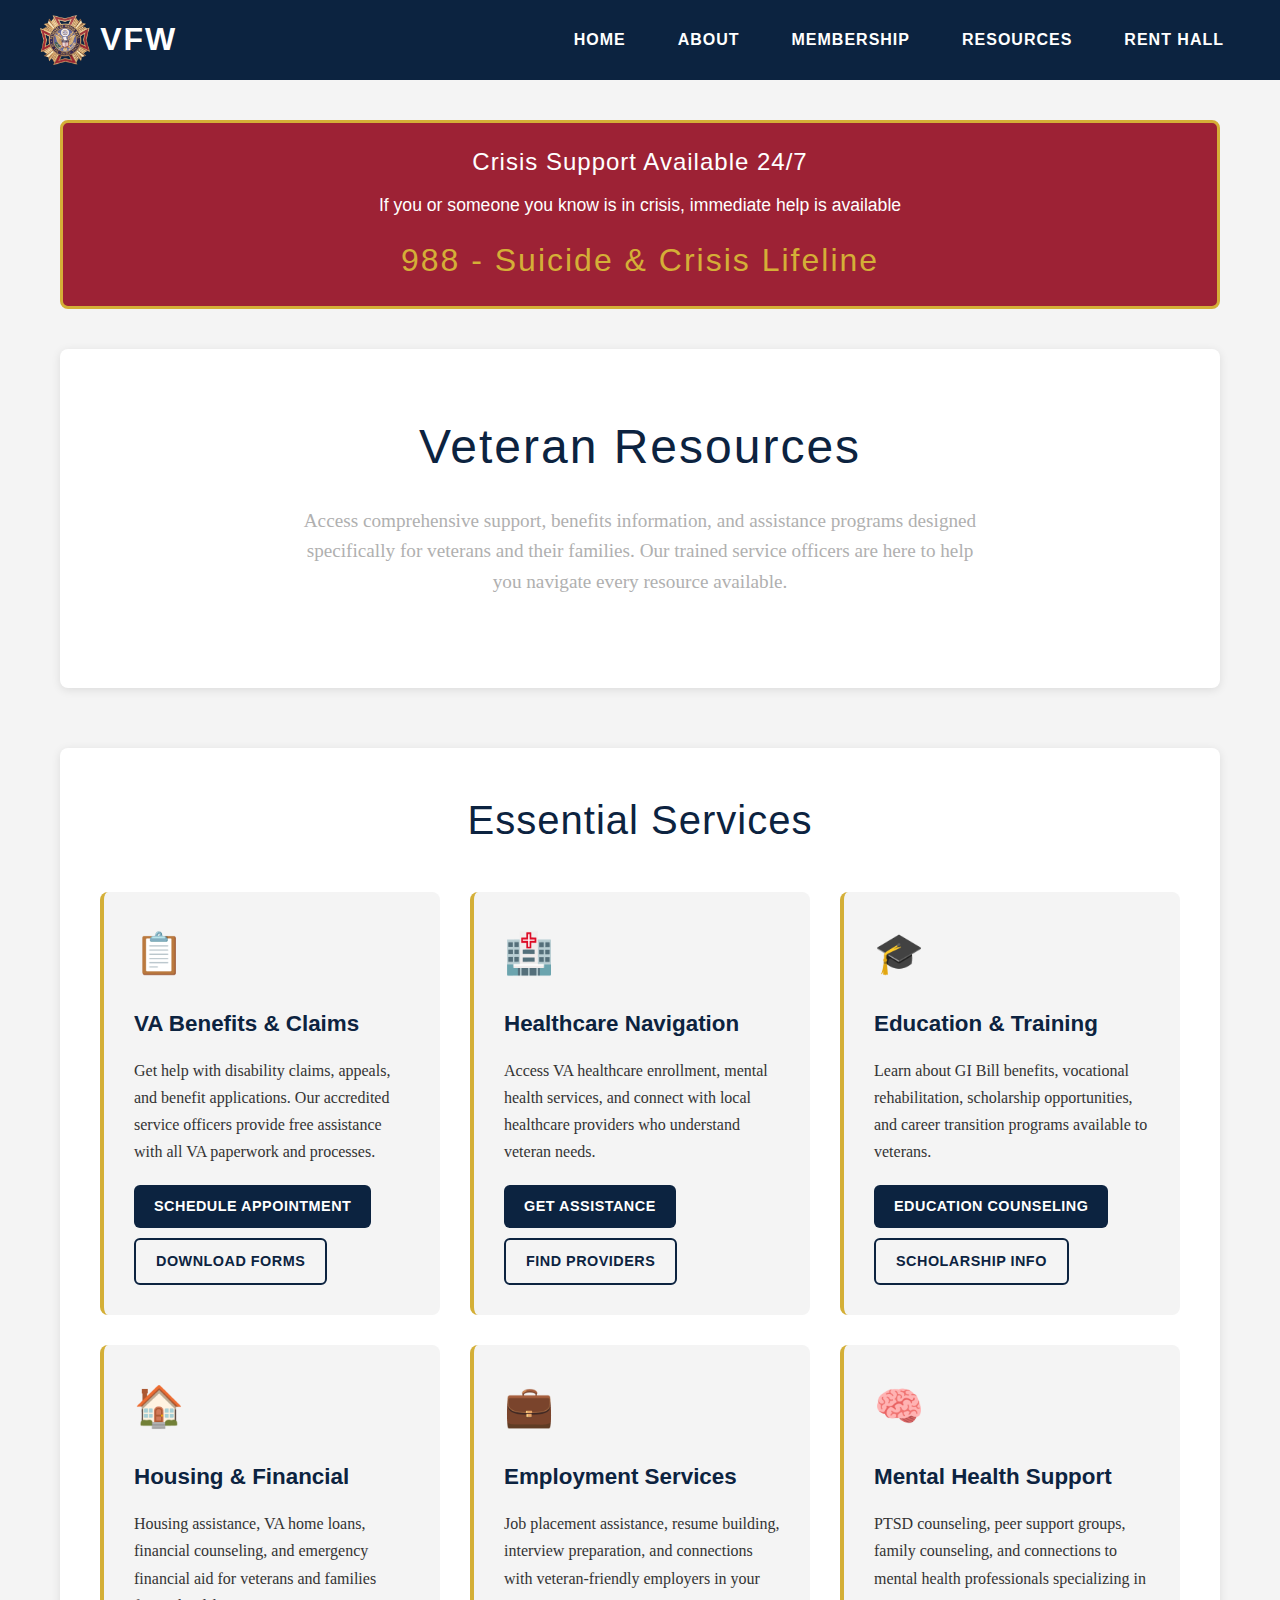
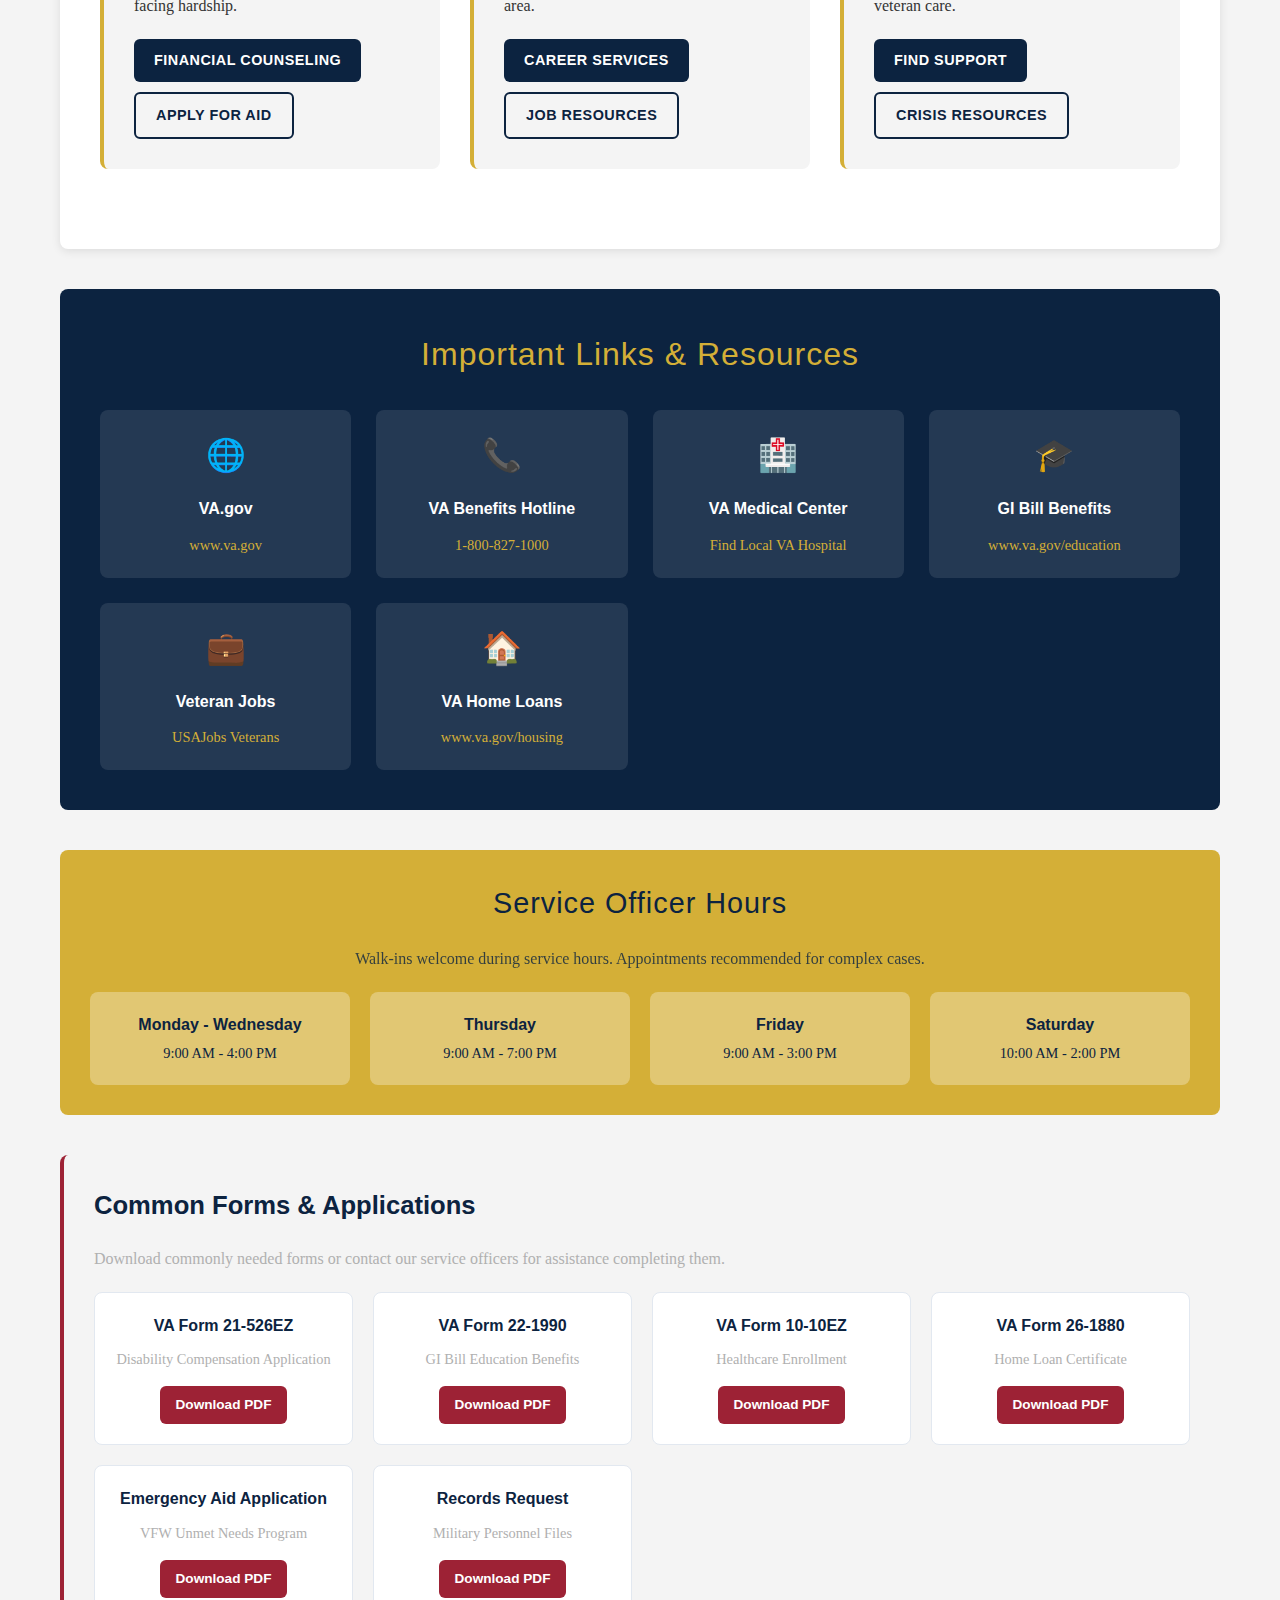
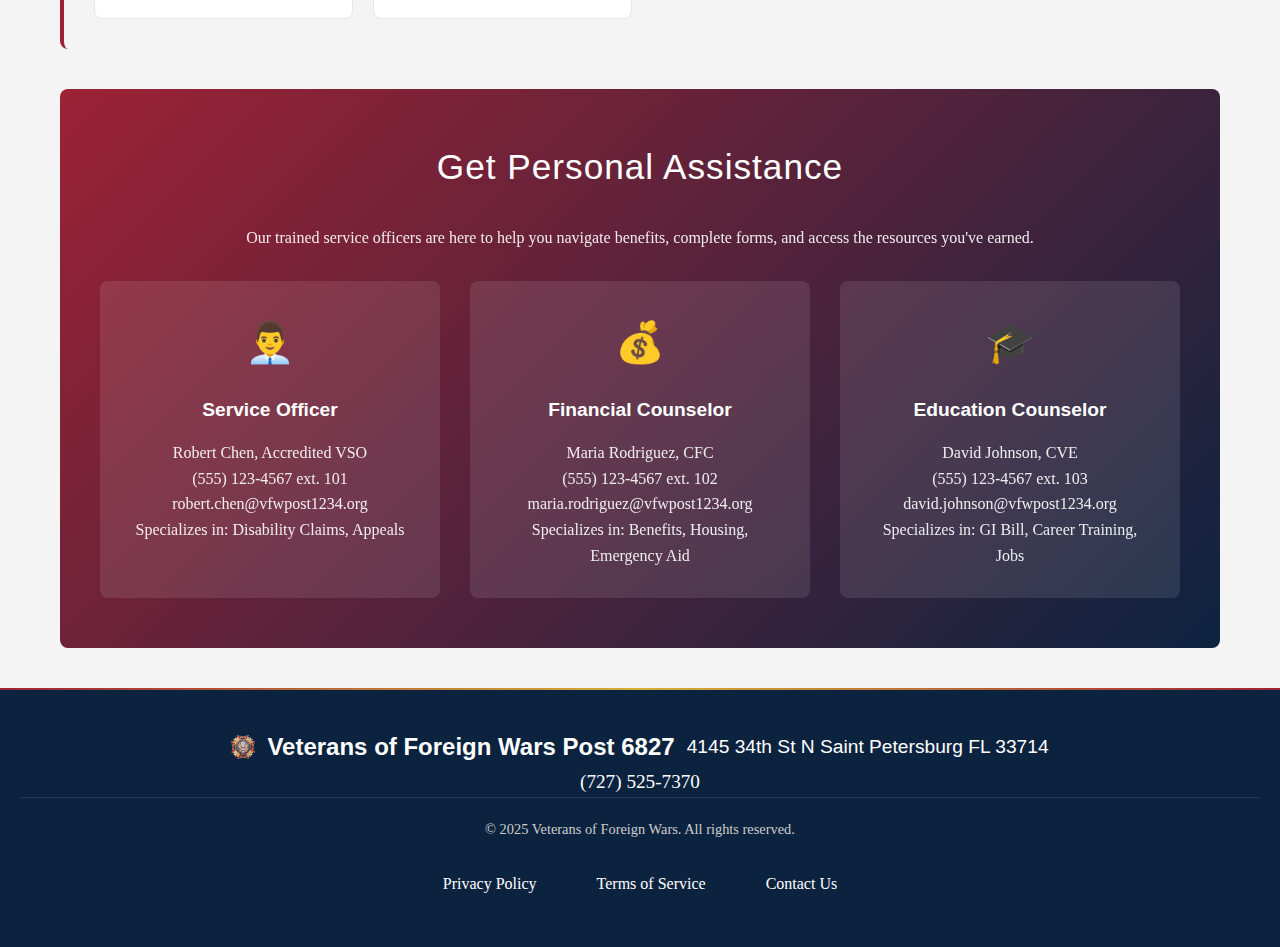
<file: resources.html>
<!DOCTYPE html>
<html lang="en">
<head>
    <meta charset="UTF-8">
    <meta name="viewport" content="width=device-width, initial-scale=1.0">
    <link rel="stylesheet" href="./assets/css/style.css">
    <link rel="shortcut icon" href="./assets/images/logo-badge2.png" type="image/x-icon">
    <link rel="stylesheet" href="./assets/css/resources.css">
    <title>VFW</title>
</head>
<body>
    <section class="nav-container">
        <nav class="top-nav">
            <div class="nav-title">
                <img class="logo-badge" src="./assets/images/logo-badge.png" alt="vfw-badge">
                <h1 class="logo">VFW</h1>
            </div>
            
            <!-- Desktop Navigation -->
            <ul class="nav-links">
                <li><a href="/index.html">Home</a></li>
                <li><a href="/about.html">About</a></li>
                <li><a href="/membership.html">Membership</a></li>
                <li><a href="/resources.html">Resources</a></li>
                <li><a href="/rent.html">Rent Hall</a></li>
            </ul>
            
            <!-- Mobile Menu Toggle -->
            <button class="mobile-menu-toggle" onclick="toggleMobileMenu()" aria-label="Toggle mobile menu">
                <div class="hamburger" id="hamburger">
                    <span></span>
                    <span></span>
                    <span></span>
                    <span></span>
                </div>
            </button>
        </nav>
    </section>

    <!-- Mobile Menu Overlay -->
    <div class="mobile-menu-overlay" id="mobileOverlay" onclick="closeMobileMenu()"></div>

    <!-- Mobile Menu -->
    <div class="mobile-menu" id="mobileMenu">
        <div class="mobile-menu-header">
            <div class="mobile-menu-title">
                <img class="mobile-menu-badge" src="./assets/images/logo-badge.png" alt="VFW Badge">
                VFW
            </div>
        </div>
        
        <ul class="mobile-nav-links">
            <li><a href="/index.html" onclick="closeMobileMenu()">Home</a></li>
            <li><a href="/about.html" onclick="closeMobileMenu()">About</a></li>
            <li><a href="/membership.html" onclick="closeMobileMenu()">Membership</a></li>
            <li><a href="/resources.html" onclick="closeMobileMenu()">Resources</a></li>
            <li><a href="/rent.html" onclick="closeMobileMenu()">Rent Hall</a></li>
        </ul>
        
        <div class="mobile-menu-footer">
            <p>Supporting Veterans of All Generations</p>
        </div>
    </div>
<!-- Content -->


    <div class="resources-container">
        <!-- Emergency Banner -->
        <div class="emergency-banner">
            <div class="emergency-title">Crisis Support Available 24/7</div>
            <div class="emergency-text">If you or someone you know is in crisis, immediate help is available</div>
            <div class="emergency-number">988 - Suicide & Crisis Lifeline</div>
        </div>

        <!-- Hero Section -->
        <section class="hero-section">
            <h1 class="hero-title">Veteran Resources</h1>
            <p class="hero-subtitle">Access comprehensive support, benefits information, and assistance programs designed specifically for veterans and their families. Our trained service officers are here to help you navigate every resource available.</p>
        </section>

        <!-- Main Resources -->
        <section class="content-section">
            <h2 class="section-title">Essential Services</h2>
            <div class="resource-grid">
                <div class="resource-card">
                    <span class="resource-icon">📋</span>
                    <h3 class="resource-title">VA Benefits & Claims</h3>
                    <p class="resource-description">Get help with disability claims, appeals, and benefit applications. Our accredited service officers provide free assistance with all VA paperwork and processes.</p>
                    <div class="resource-actions">
                        <a href="#contact" class="action-button">Schedule Appointment</a>
                        <a href="#forms" class="action-button secondary">Download Forms</a>
                    </div>
                </div>

                <div class="resource-card">
                    <span class="resource-icon">🏥</span>
                    <h3 class="resource-title">Healthcare Navigation</h3>
                    <p class="resource-description">Access VA healthcare enrollment, mental health services, and connect with local healthcare providers who understand veteran needs.</p>
                    <div class="resource-actions">
                        <a href="#contact" class="action-button">Get Assistance</a>
                        <a href="#quick-links" class="action-button secondary">Find Providers</a>
                    </div>
                </div>

                <div class="resource-card">
                    <span class="resource-icon">🎓</span>
                    <h3 class="resource-title">Education & Training</h3>
                    <p class="resource-description">Learn about GI Bill benefits, vocational rehabilitation, scholarship opportunities, and career transition programs available to veterans.</p>
                    <div class="resource-actions">
                        <a href="#contact" class="action-button">Education Counseling</a>
                        <a href="#quick-links" class="action-button secondary">Scholarship Info</a>
                    </div>
                </div>

                <div class="resource-card">
                    <span class="resource-icon">🏠</span>
                    <h3 class="resource-title">Housing & Financial</h3>
                    <p class="resource-description">Housing assistance, VA home loans, financial counseling, and emergency financial aid for veterans and families facing hardship.</p>
                    <div class="resource-actions">
                        <a href="#contact" class="action-button">Financial Counseling</a>
                        <a href="#forms" class="action-button secondary">Apply for Aid</a>
                    </div>
                </div>

                <div class="resource-card">
                    <span class="resource-icon">💼</span>
                    <h3 class="resource-title">Employment Services</h3>
                    <p class="resource-description">Job placement assistance, resume building, interview preparation, and connections with veteran-friendly employers in your area.</p>
                    <div class="resource-actions">
                        <a href="#contact" class="action-button">Career Services</a>
                        <a href="#quick-links" class="action-button secondary">Job Resources</a>
                    </div>
                </div>

                <div class="resource-card">
                    <span class="resource-icon">🧠</span>
                    <h3 class="resource-title">Mental Health Support</h3>
                    <p class="resource-description">PTSD counseling, peer support groups, family counseling, and connections to mental health professionals specializing in veteran care.</p>
                    <div class="resource-actions">
                        <a href="#contact" class="action-button">Find Support</a>
                        <a href="#quick-links" class="action-button secondary">Crisis Resources</a>
                    </div>
                </div>
            </div>
        </section>

        <!-- Quick Links -->
        <div class="quick-links" id="quick-links">
            <h2 class="quick-links-title">Important Links & Resources</h2>
            <div class="links-grid">
                <div class="link-item">
                    <span class="link-icon">🌐</span>
                    <div class="link-title">VA.gov</div>
                    <a href="https://www.va.gov" class="link-url">www.va.gov</a>
                </div>
                <div class="link-item">
                    <span class="link-icon">📞</span>
                    <div class="link-title">VA Benefits Hotline</div>
                    <a href="tel:8008271000" class="link-url">1-800-827-1000</a>
                </div>
                <div class="link-item">
                    <span class="link-icon">🏥</span>
                    <div class="link-title">VA Medical Center</div>
                    <a href="https://www.va.gov/find-locations" class="link-url">Find Local VA Hospital</a>
                </div>
                <div class="link-item">
                    <span class="link-icon">🎓</span>
                    <div class="link-title">GI Bill Benefits</div>
                    <a href="https://www.va.gov/education" class="link-url">www.va.gov/education</a>
                </div>
                <div class="link-item">
                    <span class="link-icon">💼</span>
                    <div class="link-title">Veteran Jobs</div>
                    <a href="https://www.usajobs.gov/Help/working-in-government/unique-hiring-paths/veterans" class="link-url">USAJobs Veterans</a>
                </div>
                <div class="link-item">
                    <span class="link-icon">🏠</span>
                    <div class="link-title">VA Home Loans</div>
                    <a href="https://www.va.gov/housing-assistance" class="link-url">www.va.gov/housing</a>
                </div>
            </div>
        </div>

        <!-- Service Hours -->
        <div class="hours-section">
            <h3 class="hours-title">Service Officer Hours</h3>
            <p style="margin-bottom: 20px; opacity: 0.8;">Walk-ins welcome during service hours. Appointments recommended for complex cases.</p>
            <div class="hours-grid">
                <div class="hours-item">
                    <div class="hours-day">Monday - Wednesday</div>
                    <div class="hours-time">9:00 AM - 4:00 PM</div>
                </div>
                <div class="hours-item">
                    <div class="hours-day">Thursday</div>
                    <div class="hours-time">9:00 AM - 7:00 PM</div>
                </div>
                <div class="hours-item">
                    <div class="hours-day">Friday</div>
                    <div class="hours-time">9:00 AM - 3:00 PM</div>
                </div>
                <div class="hours-item">
                    <div class="hours-day">Saturday</div>
                    <div class="hours-time">10:00 AM - 2:00 PM</div>
                </div>
            </div>
        </div>

        <!-- Forms & Documents -->
        <div class="forms-section" id="forms">
            <h3 class="forms-title">Common Forms & Applications</h3>
            <p style="color: var(--warm-gray); margin-bottom: 20px;">Download commonly needed forms or contact our service officers for assistance completing them.</p>
            <div class="forms-grid">
                <div class="form-item">
                    <div class="form-title">VA Form 21-526EZ</div>
                    <div class="form-description">Disability Compensation Application</div>
                    <a href="#" class="download-btn">Download PDF</a>
                </div>
                <div class="form-item">
                    <div class="form-title">VA Form 22-1990</div>
                    <div class="form-description">GI Bill Education Benefits</div>
                    <a href="#" class="download-btn">Download PDF</a>
                </div>
                <div class="form-item">
                    <div class="form-title">VA Form 10-10EZ</div>
                    <div class="form-description">Healthcare Enrollment</div>
                    <a href="#" class="download-btn">Download PDF</a>
                </div>
                <div class="form-item">
                    <div class="form-title">VA Form 26-1880</div>
                    <div class="form-description">Home Loan Certificate</div>
                    <a href="#" class="download-btn">Download PDF</a>
                </div>
                <div class="form-item">
                    <div class="form-title">Emergency Aid Application</div>
                    <div class="form-description">VFW Unmet Needs Program</div>
                    <a href="#" class="download-btn">Download PDF</a>
                </div>
                <div class="form-item">
                    <div class="form-title">Records Request</div>
                    <div class="form-description">Military Personnel Files</div>
                    <a href="#" class="download-btn">Download PDF</a>
                </div>
            </div>
        </div>

        <!-- Contact Resources -->
        <section class="contact-resources" id="contact">
            <h2 class="contact-title">Get Personal Assistance</h2>
            <p style="text-align: center; margin-bottom: 30px; opacity: 0.9;">Our trained service officers are here to help you navigate benefits, complete forms, and access the resources you've earned.</p>
            <div class="contact-grid">
                <div class="contact-card">
                    <span class="contact-icon">👨‍💼</span>
                    <div class="contact-service">Service Officer</div>
                    <div class="contact-details">
                        Robert Chen, Accredited VSO<br>
                        (555) 123-4567 ext. 101<br>
                        robert.chen@vfwpost1234.org<br>
                        <strong>Specializes in:</strong> Disability Claims, Appeals
                    </div>
                </div>
                <div class="contact-card">
                    <span class="contact-icon">💰</span>
                    <div class="contact-service">Financial Counselor</div>
                    <div class="contact-details">
                        Maria Rodriguez, CFC<br>
                        (555) 123-4567 ext. 102<br>
                        maria.rodriguez@vfwpost1234.org<br>
                        <strong>Specializes in:</strong> Benefits, Housing, Emergency Aid
                    </div>
                </div>
                <div class="contact-card">
                    <span class="contact-icon">🎓</span>
                    <div class="contact-service">Education Counselor</div>
                    <div class="contact-details">
                        David Johnson, CVE<br>
                        (555) 123-4567 ext. 103<br>
                        david.johnson@vfwpost1234.org<br>
                        <strong>Specializes in:</strong> GI Bill, Career Training, Jobs
                    </div>
                </div>
            </div>
        </section>
    </div>
<!-- End Content -->
<section class="footer-section">
    <div class="footer-container">

        <div class="footer-logo">
            <img src="./assets/images/logo-badge.png" alt="VFW Logo">
            <h1>Veterans of Foreign Wars Post 6827</h1>
            <h2>4145 34th St N Saint Petersburg FL 33714</h2>
            <p>(727) 525-7370</p>
        </div>
        <p class="credits">&copy; 2025 Veterans of Foreign Wars. All rights reserved.</p>
        <ul class="footer-links">
            <li><a href="#privacy">Privacy Policy</a></li>
            <li><a href="#terms">Terms of Service</a></li>
            <li><a href="#contact">Contact Us</a></li>
        </ul>
    </div>
</section>
<script src="./assets/js/script.js"></script>
</body>
</html>
</file>
<file: assets/css/about.css>
* {
    margin: 0;
    padding: 0;
    box-sizing: border-box;
}

body {
    font-family: var(--headline-font);
    line-height: 1.6;
    color: var(--text-color);
    background: var(--background-color);
}

.about-container {
    max-width: 1200px;
    margin: 0 auto;
    padding: 40px 20px;
}

.hero-section {
    text-align: center;
    margin-bottom: 60px;
    background: white;
    border-radius: 8px;
    padding: 60px 40px;
    box-shadow: 0 2px 10px rgba(0, 0, 0, 0.1);
}

.hero-title {
    font-family: var(--title-font);
    font-size: 3rem;
    color: var(--navy-color);
    margin-bottom: 20px;
    letter-spacing: 2px;
}

.hero-subtitle {
    font-size: 1.2rem;
    color: var(--warm-gray);
    max-width: 600px;
    margin: 0 auto;
}

.content-section {
    background: white;
    border-radius: 8px;
    padding: 40px;
    margin-bottom: 40px;
    box-shadow: 0 2px 10px rgba(0, 0, 0, 0.1);
}

.section-title {
    font-family: var(--title-font);
    font-size: 2.5rem;
    color: var(--navy-color);
    margin-bottom: 30px;
    text-align: center;
    letter-spacing: 1px;
}

.services-grid {
    display: grid;
    grid-template-columns: repeat(auto-fit, minmax(280px, 1fr));
    gap: 30px;
    margin-bottom: 40px;
}

.service-item {
    padding: 30px;
    background: var(--background-color);
    border-radius: 8px;
    border-left: 4px solid var(--muted-gold);
}

.service-title {
    font-family: var(--button-font);
    font-size: 1.3rem;
    font-weight: 700;
    color: var(--navy-color);
    margin-bottom: 15px;
}

.service-description {
    color: var(--text-color);
    line-height: 1.7;
}

.mission-text {
    font-size: 1.1rem;
    color: var(--text-color);
    text-align: center;
    max-width: 800px;
    margin: 0 auto;
    line-height: 1.8;
}

.stats-grid {
    display: grid;
    grid-template-columns: repeat(auto-fit, minmax(200px, 1fr));
    gap: 30px;
    margin: 40px 0;
}

.stat-item {
    text-align: center;
    padding: 30px 20px;
    background: var(--background-color);
    border-radius: 8px;
    border-top: 4px solid var(--crimson-color);
}

.stat-number {
    font-family: var(--title-font);
    font-size: 2.5rem;
    color: var(--crimson-color);
    display: block;
    margin-bottom: 10px;
    letter-spacing: 1px;
}

.stat-label {
    font-family: var(--button-font);
    font-size: 1rem;
    color: var(--text-color);
    font-weight: 600;
}

.leadership-grid {
    display: grid;
    grid-template-columns: repeat(auto-fit, minmax(300px, 1fr));
    gap: 30px;
    margin-top: 40px;
}

.leader-card {
    background: var(--background-color);
    border-radius: 8px;
    padding: 30px;
    text-align: center;
    border-top: 4px solid var(--navy-color);
}

.leader-name {
    font-family: var(--button-font);
    font-size: 1.3rem;
    font-weight: 700;
    color: var(--navy-color);
    margin-bottom: 5px;
}

.leader-title {
    font-size: 1rem;
    color: var(--crimson-color);
    font-weight: 600;
    margin-bottom: 15px;
    font-family: var(--button-font);
}

.leader-bio {
    color: var(--text-color);
    line-height: 1.6;
    font-size: 0.95rem;
}

.history-timeline {
    margin: 40px 0;
}

.timeline-item {
    display: flex;
    margin-bottom: 30px;
    padding-left: 40px;
    position: relative;
}

.timeline-item::before {
    content: '';
    position: absolute;
    left: 15px;
    top: 5px;
    width: 12px;
    height: 12px;
    background: var(--muted-gold);
    border-radius: 50%;
}

.timeline-item::after {
    content: '';
    position: absolute;
    left: 20px;
    top: 17px;
    width: 2px;
    height: calc(100% + 15px);
    background: var(--warm-gray);
}

.timeline-item:last-child::after {
    display: none;
}

.timeline-year {
    font-family: var(--title-font);
    font-weight: bold;
    color: var(--navy-color);
    margin-right: 20px;
    min-width: 70px;
    font-size: 1.2rem;
    letter-spacing: 1px;
}

.timeline-content {
    color: var(--text-color);
    flex: 1;
}

.values-grid {
    display: grid;
    grid-template-columns: repeat(auto-fit, minmax(250px, 1fr));
    gap: 30px;
    margin: 40px 0;
}

.value-item {
    text-align: center;
    padding: 30px 20px;
    background: var(--background-color);
    border-radius: 8px;
    border-bottom: 4px solid var(--muted-gold);
}

.value-icon {
    font-size: 3rem;
    margin-bottom: 20px;
    display: block;
    color: var(--crimson-color);
}

.value-title {
    font-family: var(--button-font);
    font-size: 1.2rem;
    font-weight: 700;
    color: var(--navy-color);
    margin-bottom: 15px;
}

.value-description {
    color: var(--text-color);
    line-height: 1.6;
}

.heritage-section {
    background: var(--navy-color);
    color: white;
    border-radius: 8px;
    padding: 50px 40px;
    margin: 40px 0;
    text-align: center;
}

.heritage-title {
    font-family: var(--title-font);
    font-size: 2.2rem;
    margin-bottom: 30px;
    letter-spacing: 1px;
    color: var(--muted-gold);
}

.heritage-text {
    font-size: 1.1rem;
    line-height: 1.8;
    max-width: 800px;
    margin: 0 auto;
    opacity: 0.95;
}

.heritage-highlight {
    color: var(--muted-gold);
    font-weight: 700;
}

.community-impact {
    background: linear-gradient(135deg, var(--crimson-color), var(--navy-color));
    color: white;
    border-radius: 8px;
    padding: 50px 40px;
    margin: 40px 0;
}

.impact-title {
    font-family: var(--title-font);
    font-size: 2.2rem;
    text-align: center;
    margin-bottom: 30px;
    letter-spacing: 1px;
}

.impact-grid {
    display: grid;
    grid-template-columns: repeat(auto-fit, minmax(280px, 1fr));
    gap: 30px;
    margin-top: 30px;
}

.impact-item {
    background: rgba(255, 255, 255, 0.1);
    border-radius: 8px;
    padding: 30px;
    text-align: center;
}

.impact-icon {
    font-size: 2.5rem;
    margin-bottom: 20px;
    display: block;
    color: var(--muted-gold);
}

.impact-stat {
    font-family: var(--title-font);
    font-size: 2rem;
    color: var(--muted-gold);
    margin-bottom: 10px;
    letter-spacing: 1px;
}

.impact-description {
    font-size: 0.95rem;
    line-height: 1.6;
    opacity: 0.9;
}

@media (max-width: 768px) {
    .about-container {
        padding: 20px 15px;
    }
    
    .hero-section,
    .content-section,
    .heritage-section,
    .community-impact {
        padding: 30px 20px;
    }
    
    .hero-title {
        font-size: 2.2rem;
    }
    
    .section-title {
        font-size: 2rem;
    }
    
    .services-grid,
    .stats-grid,
    .leadership-grid,
    .values-grid,
    .impact-grid {
        grid-template-columns: 1fr;
    }
}
</file>
<file: assets/css/membership.css>
* {
    margin: 0;
    padding: 0;
    box-sizing: border-box;
}

body {
    font-family: var(--headline-font);
    line-height: 1.6;
    color: var(--text-color);
    background: var(--background-color);
}

.membership-container {
    max-width: 1200px;
    margin: 0 auto;
    padding: 40px 20px;
}

.hero-section {
    text-align: center;
    margin-bottom: 60px;
    background: white;
    border-radius: 8px;
    padding: 60px 40px;
    box-shadow: 0 2px 10px rgba(0, 0, 0, 0.1);
}

.hero-title {
    font-family: var(--title-font);
    font-size: 3rem;
    color: var(--navy-color);
    margin-bottom: 20px;
    letter-spacing: 2px;
}

.hero-subtitle {
    font-size: 1.2rem;
    color: var(--warm-gray);
    max-width: 600px;
    margin: 0 auto 30px;
}

.cta-button {
    background: var(--crimson-color);
    color: white;
    padding: 15px 30px;
    border: none;
    border-radius: 8px;
    font-family: var(--button-font);
    font-size: 1.1rem;
    font-weight: 700;
    cursor: pointer;
    text-decoration: none;
    display: inline-block;
    transition: all 0.3s ease;
    text-transform: uppercase;
    letter-spacing: 1px;
}

.cta-button:hover {
    background: var(--navy-color);
    transform: translateY(-2px);
}

.content-section {
    background: white;
    border-radius: 8px;
    padding: 40px;
    margin-bottom: 40px;
    box-shadow: 0 2px 10px rgba(0, 0, 0, 0.1);
}

.section-title {
    font-family: var(--title-font);
    font-size: 2.5rem;
    color: var(--navy-color);
    margin-bottom: 30px;
    text-align: center;
    letter-spacing: 1px;
}

.eligibility-list {
    list-style: none;
    max-width: 700px;
    margin: 0 auto;
}

.eligibility-item {
    padding: 25px;
    margin-bottom: 20px;
    background: var(--background-color);
    border-left: 4px solid var(--muted-gold);
    border-radius: 0 8px 8px 0;
}

.eligibility-title {
    font-family: var(--button-font);
    font-weight: 700;
    color: var(--navy-color);
    margin-bottom: 10px;
    font-size: 1.2rem;
}

.eligibility-description {
    color: var(--text-color);
    line-height: 1.6;
}

.benefits-grid {
    display: grid;
    grid-template-columns: repeat(auto-fit, minmax(280px, 1fr));
    gap: 30px;
    margin: 40px 0;
}

.benefit-card {
    padding: 30px;
    background: var(--background-color);
    border-radius: 8px;
    border-top: 4px solid var(--crimson-color);
    text-align: center;
    transition: all 0.3s ease;
}

.benefit-card:hover {
    transform: translateY(-5px);
    box-shadow: 0 5px 20px rgba(0, 0, 0, 0.1);
}

.benefit-icon {
    font-size: 2.5rem;
    margin-bottom: 20px;
    display: block;
    color: var(--crimson-color);
}

.benefit-title {
    font-family: var(--button-font);
    font-size: 1.3rem;
    font-weight: 700;
    color: var(--navy-color);
    margin-bottom: 15px;
}

.benefit-description {
    color: var(--text-color);
    line-height: 1.6;
}

.membership-types {
    display: grid;
    grid-template-columns: repeat(auto-fit, minmax(320px, 1fr));
    gap: 30px;
    margin: 40px 0;
}

.membership-card {
    background: white;
    border: 2px solid #e2e8f0;
    border-radius: 8px;
    padding: 40px 30px;
    text-align: center;
    transition: all 0.3s ease;
    position: relative;
}

.membership-card:hover {
    border-color: var(--muted-gold);
    transform: translateY(-5px);
}

.membership-card.featured {
    border-color: var(--crimson-color);
    border-width: 3px;
}

.featured-badge {
    position: absolute;
    top: -15px;
    left: 50%;
    transform: translateX(-50%);
    background: var(--crimson-color);
    color: white;
    padding: 8px 25px;
    border-radius: 20px;
    font-family: var(--button-font);
    font-size: 0.9rem;
    font-weight: 700;
    text-transform: uppercase;
    letter-spacing: 1px;
}

.membership-type {
    font-family: var(--title-font);
    font-size: 1.8rem;
    color: var(--navy-color);
    margin-bottom: 15px;
    letter-spacing: 1px;
}

.membership-price {
    font-family: var(--title-font);
    font-size: 2rem;
    color: var(--crimson-color);
    margin-bottom: 20px;
    letter-spacing: 1px;
}

.membership-features {
    list-style: none;
    margin-bottom: 30px;
}

.membership-features li {
    padding: 8px 0;
    color: var(--text-color);
    border-bottom: 1px solid #f0f0f0;
}

.membership-features li:last-child {
    border-bottom: none;
}

.application-process {
    background: var(--navy-color);
    color: white;
    border-radius: 8px;
    padding: 50px 40px;
    margin: 40px 0;
}

.process-title {
    font-family: var(--title-font);
    font-size: 2.5rem;
    text-align: center;
    margin-bottom: 30px;
    letter-spacing: 1px;
    color: var(--muted-gold);
}

.process-description {
    text-align: center;
    margin-bottom: 40px;
    opacity: 0.9;
    font-size: 1.1rem;
}

.process-steps {
    display: grid;
    grid-template-columns: repeat(auto-fit, minmax(250px, 1fr));
    gap: 30px;
    margin-top: 30px;
}

.process-step {
    text-align: center;
}

.step-number {
    width: 60px;
    height: 60px;
    background: var(--muted-gold);
    color: var(--navy-color);
    border-radius: 50%;
    display: flex;
    align-items: center;
    justify-content: center;
    font-family: var(--title-font);
    font-size: 1.8rem;
    font-weight: bold;
    margin: 0 auto 20px;
}

.step-title {
    font-family: var(--button-font);
    font-weight: 700;
    margin-bottom: 15px;
    color: var(--muted-gold);
    font-size: 1.1rem;
}

.step-description {
    font-size: 0.95rem;
    line-height: 1.6;
    opacity: 0.9;
}

.requirements-section {
    background: #fff5f5;
    border-left: 4px solid var(--crimson-color);
    padding: 30px;
    margin: 40px 0;
    border-radius: 0 8px 8px 0;
}

.requirements-title {
    font-family: var(--button-font);
    color: var(--crimson-color);
    font-weight: 700;
    margin-bottom: 15px;
    font-size: 1.3rem;
}

.requirements-list {
    color: var(--text-color);
    line-height: 1.7;
}

.contact-section {
    background: linear-gradient(135deg, var(--crimson-color), var(--navy-color));
    color: white;
    border-radius: 8px;
    padding: 50px 40px;
    text-align: center;
}

.contact-title {
    font-family: var(--title-font);
    font-size: 2.2rem;
    margin-bottom: 20px;
    letter-spacing: 1px;
}

.contact-subtitle {
    margin-bottom: 30px;
    opacity: 0.9;
    font-size: 1.1rem;
}

.contact-info {
    display: grid;
    grid-template-columns: repeat(auto-fit, minmax(250px, 1fr));
    gap: 30px;
    margin-top: 30px;
}

.contact-item {
    text-align: center;
}

.contact-icon {
    font-size: 2.5rem;
    margin-bottom: 15px;
    display: block;
    color: var(--muted-gold);
}

.contact-service {
    font-family: var(--button-font);
    font-weight: 700;
    font-size: 1.1rem;
    margin-bottom: 10px;
}

.contact-details {
    font-size: 1rem;
    line-height: 1.6;
    opacity: 0.9;
}

.value-proposition {
    background: var(--muted-gold);
    color: var(--navy-color);
    border-radius: 8px;
    padding: 40px;
    margin: 40px 0;
    text-align: center;
}

.value-title {
    font-family: var(--title-font);
    font-size: 2rem;
    margin-bottom: 20px;
    letter-spacing: 1px;
}

.value-text {
    font-size: 1.1rem;
    line-height: 1.7;
    max-width: 700px;
    margin: 0 auto;
}

.value-highlight {
    font-weight: 700;
    color: var(--navy-color);
}

@media (max-width: 768px) {
    .membership-container {
        padding: 20px 15px;
    }
    
    .hero-section,
    .content-section,
    .application-process,
    .contact-section {
        padding: 30px 20px;
    }
    
    .hero-title {
        font-size: 2.2rem;
    }
    
    .section-title {
        font-size: 2rem;
    }
    
    .benefits-grid,
    .membership-types,
    .process-steps,
    .contact-info {
        grid-template-columns: 1fr;
    }
}
</file>
<file: assets/css/rent.css>
* {
    margin: 0;
    padding: 0;
    box-sizing: border-box;
}

body {
    font-family: var(--headline-font);
    line-height: 1.6;
    color: var(--text-color);
    background: var(--background-color);
}

.rental-container {
    max-width: 1200px;
    margin: 0 auto;
    padding: 40px 20px;
}

.hero-section {
    text-align: center;
    margin-bottom: 60px;
    background: white;
    border-radius: 8px;
    padding: 60px 40px;
    box-shadow: 0 2px 10px rgba(0, 0, 0, 0.1);
}

.hero-title {
    font-family: var(--title-font);
    font-size: 3rem;
    color: var(--navy-color);
    margin-bottom: 20px;
    letter-spacing: 2px;
}

.hero-subtitle {
    font-size: 1.2rem;
    color: var(--warm-gray);
    max-width: 600px;
    margin: 0 auto 30px;
}

.cta-button {
    background: var(--crimson-color);
    color: white;
    padding: 15px 30px;
    border: none;
    border-radius: 8px;
    font-family: var(--button-font);
    font-size: 1rem;
    font-weight: 600;
    cursor: pointer;
    text-decoration: none;
    display: inline-block;
    transition: all 0.3s ease;
    text-transform: uppercase;
    letter-spacing: 1px;
}

.cta-button:hover {
    background: var(--navy-color);
    transform: translateY(-2px);
}

.content-section {
    background: white;
    border-radius: 8px;
    padding: 40px;
    margin-bottom: 40px;
    box-shadow: 0 2px 10px rgba(0, 0, 0, 0.1);
}

.section-title {
    font-family: var(--title-font);
    font-size: 2.5rem;
    color: var(--navy-color);
    margin-bottom: 30px;
    text-align: center;
    letter-spacing: 1px;
}

.hall-features {
    display: grid;
    grid-template-columns: repeat(auto-fit, minmax(280px, 1fr));
    gap: 30px;
    margin: 40px 0;
}

.feature-card {
    padding: 30px;
    background: var(--background-color);
    border-radius: 8px;
    border-left: 4px solid var(--muted-gold);
    text-align: center;
}

.feature-icon {
    font-size: 2.5rem;
    margin-bottom: 20px;
    display: block;
    color: var(--crimson-color);
}

.feature-title {
    font-family: var(--button-font);
    font-size: 1.3rem;
    font-weight: 600;
    color: var(--navy-color);
    margin-bottom: 15px;
}

.feature-description {
    color: var(--warm-gray);
    line-height: 1.6;
}

.pricing-grid {
    display: grid;
    grid-template-columns: repeat(auto-fit, minmax(320px, 1fr));
    gap: 30px;
    margin: 40px 0;
}

.pricing-card {
    background: white;
    border: 2px solid #e2e8f0;
    border-radius: 8px;
    padding: 40px 30px;
    text-align: center;
    transition: all 0.3s ease;
    position: relative;
}

.pricing-card:hover {
    border-color: var(--muted-gold);
    transform: translateY(-5px);
}

.pricing-card.featured {
    border-color: var(--crimson-color);
    border-width: 3px;
}

.featured-badge {
    position: absolute;
    top: -15px;
    left: 50%;
    transform: translateX(-50%);
    background: var(--crimson-color);
    color: white;
    padding: 8px 25px;
    border-radius: 20px;
    font-family: var(--button-font);
    font-size: 0.9rem;
    font-weight: 600;
    text-transform: uppercase;
    letter-spacing: 1px;
}

.membership-type {
    font-family: var(--title-font);
    font-size: 1.8rem;
    color: var(--navy-color);
    margin-bottom: 15px;
    letter-spacing: 1px;
}

.pricing-details {
    margin-bottom: 30px;
}

.price-row {
    display: flex;
    justify-content: space-between;
    align-items: center;
    padding: 12px 0;
    border-bottom: 1px solid #f0f0f0;
    font-family: var(--button-font);
}

.price-row:last-child {
    border-bottom: none;
}

.time-period {
    color: var(--text-color);
    font-weight: 500;
}

.price {
    color: var(--crimson-color);
    font-weight: 700;
    font-size: 1.1rem;
}

.availability-section {
    background: var(--background-color);
    border-radius: 8px;
    padding: 30px;
    margin: 40px 0;
    border-left: 4px solid var(--navy-color);
}

.availability-title {
    font-family: var(--button-font);
    font-size: 1.4rem;
    font-weight: 600;
    color: var(--navy-color);
    margin-bottom: 20px;
}

.time-slots {
    display: grid;
    grid-template-columns: repeat(auto-fit, minmax(200px, 1fr));
    gap: 20px;
    margin-top: 20px;
}

.time-slot {
    background: white;
    padding: 20px;
    border-radius: 8px;
    text-align: center;
    border: 1px solid #e2e8f0;
}

.slot-title {
    font-family: var(--button-font);
    font-weight: 600;
    color: var(--navy-color);
    margin-bottom: 10px;
}

.slot-time {
    color: var(--warm-gray);
    font-size: 0.9rem;
}

.rules-section {
    background: #fff5f5;
    border-left: 4px solid var(--crimson-color);
    padding: 30px;
    margin: 40px 0;
    border-radius: 0 8px 8px 0;
}

.rules-title {
    font-family: var(--button-font);
    color: var(--crimson-color);
    font-weight: 700;
    margin-bottom: 20px;
    font-size: 1.3rem;
}

.rules-list {
    list-style: none;
    color: var(--text-color);
}

.rules-list li {
    padding: 8px 0;
    padding-left: 25px;
    position: relative;
}

.rules-list li::before {
    content: "•";
    color: var(--crimson-color);
    font-weight: bold;
    position: absolute;
    left: 0;
}

.booking-process {
    background: var(--navy-color);
    color: white;
    border-radius: 8px;
    padding: 40px;
    margin: 40px 0;
}

.process-title {
    font-family: var(--title-font);
    font-size: 2rem;
    text-align: center;
    margin-bottom: 30px;
    letter-spacing: 1px;
}

.process-steps {
    display: grid;
    grid-template-columns: repeat(auto-fit, minmax(250px, 1fr));
    gap: 30px;
    margin-top: 30px;
}

.process-step {
    text-align: center;
}

.step-number {
    width: 60px;
    height: 60px;
    background: var(--muted-gold);
    color: var(--navy-color);
    border-radius: 50%;
    display: flex;
    align-items: center;
    justify-content: center;
    font-family: var(--title-font);
    font-size: 1.8rem;
    font-weight: bold;
    margin: 0 auto 20px;
}

.step-title {
    font-family: var(--button-font);
    font-weight: 600;
    margin-bottom: 15px;
    color: var(--muted-gold);
}

.step-description {
    font-size: 0.9rem;
    line-height: 1.6;
}

.contact-section {
    background: linear-gradient(135deg, var(--crimson-color), var(--navy-color));
    color: white;
    border-radius: 8px;
    padding: 50px 40px;
    text-align: center;
}

.contact-title {
    font-family: var(--title-font);
    font-size: 2.2rem;
    margin-bottom: 20px;
    letter-spacing: 1px;
}

.contact-subtitle {
    margin-bottom: 30px;
    opacity: 0.9;
}

.contact-info {
    display: grid;
    grid-template-columns: repeat(auto-fit, minmax(250px, 1fr));
    gap: 30px;
    margin-top: 30px;
}

.contact-item {
    text-align: center;
}

.contact-icon {
    font-size: 2.5rem;
    margin-bottom: 15px;
    display: block;
    color: var(--muted-gold);
}

.contact-details {
    font-family: var(--button-font);
    font-size: 1rem;
    line-height: 1.6;
}

.deposit-info {
    background: var(--muted-gold);
    color: var(--navy-color);
    border-radius: 8px;
    padding: 25px;
    margin: 30px 0;
    text-align: center;
}

.deposit-title {
    font-family: var(--button-font);
    font-weight: 700;
    font-size: 1.2rem;
    margin-bottom: 10px;
}

.deposit-text {
    font-size: 0.95rem;
    line-height: 1.5;
}

@media (max-width: 768px) {
    .rental-container {
        padding: 20px 15px;
    }
    
    .hero-section,
    .content-section {
        padding: 30px 20px;
    }
    
    .hero-title {
        font-size: 2.2rem;
    }
    
    .section-title {
        font-size: 2rem;
    }
    
    .hall-features,
    .pricing-grid,
    .time-slots,
    .process-steps,
    .contact-info {
        grid-template-columns: 1fr;
    }
}
</file>
<file: assets/css/resources.css>
* {
            margin: 0;
            padding: 0;
            box-sizing: border-box;
        }

        body {
            font-family: var(--headline-font);
            line-height: 1.6;
            color: var(--text-color);
            background: var(--background-color);
        }

        .resources-container {
            max-width: 1200px;
            margin: 0 auto;
            padding: 40px 20px;
        }

        .hero-section {
            text-align: center;
            margin-bottom: 60px;
            background: white;
            border-radius: 8px;
            padding: 60px 40px;
            box-shadow: 0 2px 10px rgba(0, 0, 0, 0.1);
        }

        .hero-title {
            font-family: var(--title-font);
            font-size: 3rem;
            color: var(--navy-color);
            margin-bottom: 20px;
            letter-spacing: 2px;
        }

        .hero-subtitle {
            font-size: 1.2rem;
            color: var(--warm-gray);
            max-width: 700px;
            margin: 0 auto 30px;
        }

        .emergency-banner {
            background: var(--crimson-color);
            color: white;
            padding: 20px;
            border-radius: 8px;
            text-align: center;
            margin-bottom: 40px;
            border: 3px solid var(--muted-gold);
        }

        .emergency-title {
            font-family: var(--title-font);
            font-size: 1.5rem;
            margin-bottom: 10px;
            letter-spacing: 1px;
        }

        .emergency-text {
            font-family: var(--button-font);
            font-size: 1.1rem;
            margin-bottom: 15px;
        }

        .emergency-number {
            font-family: var(--title-font);
            font-size: 2rem;
            color: var(--muted-gold);
            letter-spacing: 2px;
        }

        .content-section {
            background: white;
            border-radius: 8px;
            padding: 40px;
            margin-bottom: 40px;
            box-shadow: 0 2px 10px rgba(0, 0, 0, 0.1);
        }

        .section-title {
            font-family: var(--title-font);
            font-size: 2.5rem;
            color: var(--navy-color);
            margin-bottom: 30px;
            text-align: center;
            letter-spacing: 1px;
        }

        .resource-grid {
            display: grid;
            grid-template-columns: repeat(auto-fit, minmax(320px, 1fr));
            gap: 30px;
            margin: 40px 0;
        }

        .resource-card {
            background: var(--background-color);
            border-radius: 8px;
            padding: 30px;
            border-left: 4px solid var(--muted-gold);
            transition: all 0.3s ease;
        }

        .resource-card:hover {
            transform: translateY(-5px);
            box-shadow: 0 5px 20px rgba(0, 0, 0, 0.1);
        }

        .resource-icon {
            font-size: 2.5rem;
            margin-bottom: 20px;
            display: block;
            color: var(--crimson-color);
        }

        .resource-title {
            font-family: var(--button-font);
            font-size: 1.4rem;
            font-weight: 700;
            color: var(--navy-color);
            margin-bottom: 15px;
        }

        .resource-description {
            color: var(--text-color);
            margin-bottom: 20px;
            line-height: 1.7;
        }

        .resource-actions {
            display: flex;
            flex-wrap: wrap;
            gap: 10px;
        }

        .action-button {
            background: var(--navy-color);
            color: white;
            padding: 10px 20px;
            border: none;
            border-radius: 6px;
            font-family: var(--button-font);
            font-size: 0.9rem;
            font-weight: 600;
            cursor: pointer;
            text-decoration: none;
            display: inline-block;
            transition: all 0.3s ease;
            text-transform: uppercase;
            letter-spacing: 0.5px;
        }

        .action-button:hover {
            background: var(--crimson-color);
        }

        .action-button.secondary {
            background: transparent;
            color: var(--navy-color);
            border: 2px solid var(--navy-color);
        }

        .action-button.secondary:hover {
            background: var(--navy-color);
            color: white;
        }

        .quick-links {
            background: var(--navy-color);
            color: white;
            border-radius: 8px;
            padding: 40px;
            margin: 40px 0;
        }

        .quick-links-title {
            font-family: var(--title-font);
            font-size: 2rem;
            text-align: center;
            margin-bottom: 30px;
            letter-spacing: 1px;
            color: var(--muted-gold);
        }

        .links-grid {
            display: grid;
            grid-template-columns: repeat(auto-fit, minmax(250px, 1fr));
            gap: 25px;
        }

        .link-item {
            background: rgba(255, 255, 255, 0.1);
            border-radius: 8px;
            padding: 20px;
            text-align: center;
            transition: all 0.3s ease;
        }

        .link-item:hover {
            background: rgba(255, 255, 255, 0.2);
            transform: translateY(-3px);
        }

        .link-icon {
            font-size: 2rem;
            color: var(--muted-gold);
            margin-bottom: 15px;
            display: block;
        }

        .link-title {
            font-family: var(--button-font);
            font-weight: 600;
            margin-bottom: 10px;
            color: white;
        }

        .link-url {
            font-size: 0.9rem;
            color: var(--muted-gold);
            text-decoration: none;
            word-break: break-all;
        }

        .contact-resources {
            background: linear-gradient(135deg, var(--crimson-color), var(--navy-color));
            color: white;
            border-radius: 8px;
            padding: 50px 40px;
        }

        .contact-title {
            font-family: var(--title-font);
            font-size: 2.2rem;
            text-align: center;
            margin-bottom: 30px;
            letter-spacing: 1px;
        }

        .contact-grid {
            display: grid;
            grid-template-columns: repeat(auto-fit, minmax(280px, 1fr));
            gap: 30px;
            margin-top: 30px;
        }

        .contact-card {
            background: rgba(255, 255, 255, 0.1);
            border-radius: 8px;
            padding: 30px;
            text-align: center;
        }

        .contact-icon {
            font-size: 2.5rem;
            margin-bottom: 20px;
            display: block;
            color: var(--muted-gold);
        }

        .contact-service {
            font-family: var(--button-font);
            font-weight: 700;
            font-size: 1.2rem;
            margin-bottom: 15px;
        }

        .contact-details {
            font-size: 1rem;
            line-height: 1.6;
            opacity: 0.9;
        }

        .hours-section {
            background: var(--muted-gold);
            color: var(--navy-color);
            border-radius: 8px;
            padding: 30px;
            margin: 40px 0;
            text-align: center;
        }

        .hours-title {
            font-family: var(--title-font);
            font-size: 1.8rem;
            margin-bottom: 20px;
            letter-spacing: 1px;
        }

        .hours-grid {
            display: grid;
            grid-template-columns: repeat(auto-fit, minmax(200px, 1fr));
            gap: 20px;
            margin-top: 20px;
        }

        .hours-item {
            background: rgba(255, 255, 255, 0.3);
            border-radius: 8px;
            padding: 20px;
        }

        .hours-day {
            font-family: var(--button-font);
            font-weight: 700;
            margin-bottom: 5px;
        }

        .hours-time {
            font-size: 0.9rem;
        }

        .forms-section {
            background: var(--background-color);
            border-radius: 8px;
            padding: 30px;
            margin: 40px 0;
            border-left: 4px solid var(--crimson-color);
        }

        .forms-title {
            font-family: var(--button-font);
            font-size: 1.6rem;
            font-weight: 700;
            color: var(--navy-color);
            margin-bottom: 20px;
        }

        .forms-grid {
            display: grid;
            grid-template-columns: repeat(auto-fit, minmax(250px, 1fr));
            gap: 20px;
            margin-top: 20px;
        }

        .form-item {
            background: white;
            border-radius: 8px;
            padding: 20px;
            border: 1px solid #e2e8f0;
            text-align: center;
        }

        .form-title {
            font-family: var(--button-font);
            font-weight: 600;
            color: var(--navy-color);
            margin-bottom: 10px;
        }

        .form-description {
            font-size: 0.9rem;
            color: var(--warm-gray);
            margin-bottom: 15px;
        }

        .download-btn {
            background: var(--crimson-color);
            color: white;
            padding: 8px 16px;
            border: none;
            border-radius: 6px;
            font-family: var(--button-font);
            font-size: 0.85rem;
            font-weight: 600;
            cursor: pointer;
            text-decoration: none;
            display: inline-block;
            transition: all 0.3s ease;
        }

        .download-btn:hover {
            background: var(--navy-color);
        }

        @media (max-width: 768px) {
            .resources-container {
                padding: 20px 15px;
            }
            
            .hero-section,
            .content-section,
            .contact-resources {
                padding: 30px 20px;
            }
            
            .hero-title {
                font-size: 2.2rem;
            }
            
            .section-title {
                font-size: 2rem;
            }
            
            .resource-grid,
            .links-grid,
            .contact-grid,
            .hours-grid,
            .forms-grid {
                grid-template-columns: 1fr;
            }
            
            .resource-actions {
                flex-direction: column;
            }
        }
</file>
<file: assets/css/style.css>
@import "./reset.css";

* {
  margin: 0;
  padding: 0;
  box-sizing: border-box;
}

body {
  font-family: var(--headline-font);
  background: var(--background-color);
  min-height: 100vh;
}

/* Navigation Container */
.nav-container {
  margin: 0;
  padding: 0;
  width: 100%;
  background-color: var(--navy-color);
  position: relative;
  overflow: hidden;
  z-index: 1000;
}

.nav-container::before {
  content: '';
  position: absolute;
  top: 0;
  left: -100%;
  width: 100%;
  height: 100%;
  background: linear-gradient(
      90deg,
      transparent,
      rgba(212, 175, 55, 0.1),
      transparent
  );
  transition: left 0.5s ease;
}

.nav-container:hover::before {
  left: 100%;
}

/* Top Navigation */
.top-nav {
  display: flex;
  justify-content: space-between;
  background-color: var(--navy-color);
  color: white;
  align-items: center;
  font-family: var(--title-font);
  position: relative;
  z-index: 2;
  transition: all 0.3s ease;
  padding: 0 20px;
  height: 80px;
}

/* Navigation Title */
.nav-title {
  display: flex;
  align-items: center;
  padding: 10px 20px;
  font-weight: 800;
  font-size: 1.8rem;
  transition: all 0.3s ease;
  cursor: pointer;
  position: relative;
}

.nav-title:hover {
  transform: translateY(-2px);
  color: var(--muted-gold);
}

.nav-title::after {
  content: '';
  position: absolute;
  bottom: 0;
  left: 50%;
  width: 0;
  height: 2px;
  background: var(--muted-gold);
  transition: all 0.3s ease;
  transform: translateX(-50%);
}

.nav-title:hover::after {
  width: 80%;
}

/* Logo Badge */
.logo-badge {
  height: 50px;
  transition: all 0.3s ease;
  filter: brightness(1);
  margin-right: 10px;
}

.logo-badge:hover {
  transform: rotate(360deg) scale(1.1);
  filter: brightness(1.2);
}

/* Logo Text */
.logo {
  font-family: var(--title-font);
  font-size: 2rem;
  font-weight: 800;
  letter-spacing: 2px;
  transition: all 0.3s ease;
}

/* Desktop Navigation Links */
.nav-links {
  display: flex;
  gap: 20px;
  padding: 10px 20px;
  list-style: none;
  transition: all 0.3s ease;
}

.nav-links li {
  position: relative;
  overflow: hidden;
}

.nav-links a {
  color: white;
  text-decoration: none;
  font-weight: bold;
  padding: 12px 16px;
  border-radius: 6px;
  transition: all 0.3s ease;
  position: relative;
  display: block;
  text-transform: uppercase;
  letter-spacing: 1px;
  font-family: var(--button-font);
}

.nav-links a::before {
  content: '';
  position: absolute;
  top: 0;
  left: -100%;
  width: 100%;
  height: 100%;
  
  transition: left 0.3s ease;
  z-index: -1;
}

.nav-links a:hover::before {
  left: 0;
}

.nav-links a:hover {
  color: white;
  transform: translateY(-3px);
  box-shadow: 0 5px 15px rgba(0, 0, 0, 0.3);
}

/* Mobile Menu Toggle Button */
.mobile-menu-toggle {
  display: none;
  background: none;
  border: none;
  color: white;
  cursor: pointer;
  padding: 10px;
  transition: all 0.3s ease;
  position: relative;
  z-index: 1001;
}

.mobile-menu-toggle:hover {
  color: var(--muted-gold);
  transform: scale(1.1);
}

/* Hamburger Icon */
.hamburger {
  width: 30px;
  height: 20px;
  position: relative;
  transform: rotate(0deg);
  transition: 0.3s ease-in-out;
  cursor: pointer;
}

.hamburger span {
  display: block;
  position: absolute;
  height: 3px;
  width: 100%;
  background: white;
  border-radius: 2px;
  opacity: 1;
  left: 0;
  transform: rotate(0deg);
  transition: 0.25s ease-in-out;
}

.hamburger span:nth-child(1) {
  top: 0px;
}

.hamburger span:nth-child(2),
.hamburger span:nth-child(3) {
  top: 8px;
}

.hamburger span:nth-child(4) {
  top: 16px;
}

/* Hamburger Animation - Open State */
.hamburger.open span:nth-child(1) {
  top: 8px;
  width: 0%;
  left: 50%;
}

.hamburger.open span:nth-child(2) {
  transform: rotate(45deg);
}

.hamburger.open span:nth-child(3) {
  transform: rotate(-45deg);
}

.hamburger.open span:nth-child(4) {
  top: 8px;
  width: 0%;
  left: 50%;
}

/* Mobile Menu Overlay */
.mobile-menu-overlay {
  position: fixed;
  top: 0;
  left: 0;
  width: 100%;
  height: 100%;
  background: rgba(12, 35, 64, 0.95);
  backdrop-filter: blur(10px);
  z-index: 999;
  opacity: 0;
  visibility: hidden;
  transition: all 0.3s ease;
}

.mobile-menu-overlay.active {
  opacity: 1;
  visibility: visible;
}

/* Mobile Menu Content */
.mobile-menu {
  position: fixed;
  top: 0;
  right: -100%;
  width: 300px;
  height: 100%;
  background: linear-gradient(135deg, var(--navy-color) 0%, #1a4a73 100%);
  z-index: 1000;
  transition: right 0.4s cubic-bezier(0.25, 0.46, 0.45, 0.94);
  overflow-y: auto;
  box-shadow: -5px 0 20px rgba(0, 0, 0, 0.3);
}

.mobile-menu.active {
  right: 0;
}

/* Mobile Menu Header */
.mobile-menu-header {
  background: var(--crimson-color);
  padding: 25px 20px;
  text-align: center;
  position: relative;
}

.mobile-menu-header::before {
  content: '';
  position: absolute;
  bottom: 0;
  left: 50%;
  width: 50px;
  height: 3px;
  background: var(--muted-gold);
  transform: translateX(-50%);
}

.mobile-menu-title {
  color: white;
  font-family: var(--title-font);
  font-size: 1.8rem;
  font-weight: 800;
  letter-spacing: 2px;
  display: flex;
  align-items: center;
  justify-content: center;
  gap: 10px;
}

.mobile-menu-badge {
  height: 40px;
  filter: brightness(1.2);
}

/* Mobile Menu Links */
.mobile-nav-links {
  list-style: none;
  padding: 30px 0;
}

.mobile-nav-links li {
  margin: 0;
  border-bottom: 1px solid rgba(255, 255, 255, 0.1);
  transform: translateX(50px);
  opacity: 0;
  transition: all 0.3s ease;
}

.mobile-menu.active .mobile-nav-links li {
  transform: translateX(0);
  opacity: 1;
}

.mobile-menu.active .mobile-nav-links li:nth-child(1) { transition-delay: 0.1s; }
.mobile-menu.active .mobile-nav-links li:nth-child(2) { transition-delay: 0.15s; }
.mobile-menu.active .mobile-nav-links li:nth-child(3) { transition-delay: 0.2s; }
.mobile-menu.active .mobile-nav-links li:nth-child(4) { transition-delay: 0.25s; }
.mobile-menu.active .mobile-nav-links li:nth-child(5) { transition-delay: 0.3s; }

.mobile-nav-links a {
  display: block;
  color: white;
  text-decoration: none;
  padding: 20px 30px;
  font-family: var(--button-font);
  font-weight: 600;
  font-size: 1.1rem;
  text-transform: uppercase;
  letter-spacing: 1px;
  transition: all 0.3s ease;
  position: relative;
  overflow: hidden;
}

.mobile-nav-links a::before {
  content: '';
  position: absolute;
  top: 0;
  left: -100%;
  width: 100%;
  height: 100%;
  background: linear-gradient(
      90deg,
      var(--crimson-color),
      var(--muted-gold)
  );
  transition: left 0.3s ease;
  z-index: -1;
}

.mobile-nav-links a:hover::before {
  left: 0;
}

.mobile-nav-links a:hover {
  color: white;
  padding-left: 40px;
  text-shadow: 0 0 10px rgba(255, 255, 255, 0.5);
}

/* Mobile Menu Footer */
.mobile-menu-footer {
  position: absolute;
  bottom: 0;
  left: 0;
  right: 0;
  background: rgba(0, 0, 0, 0.2);
  padding: 20px;
  text-align: center;
  border-top: 1px solid rgba(255, 255, 255, 0.1);
}

.mobile-menu-footer p {
  color: var(--muted-gold);
  font-family: var(--button-font);
  font-size: 0.9rem;
  margin: 0;
}

/* Responsive Design */
@media screen and (max-width: 768px) {
  .nav-links {
      display: none;
  }

  .mobile-menu-toggle {
      display: block;
  }

  .nav-title {
      font-size: 1.5rem;
      padding: 10px;
  }

  .logo {
      font-size: 1.6rem;
  }

  .logo-badge {
      height: 40px;
  }

  .top-nav {
      height: 70px;
      padding: 0 15px;
  }
}

@media screen and (max-width: 480px) {
  .mobile-menu {
      width: 100%;
      right: -100%;
  }

  .nav-title {
      font-size: 1.3rem;
  }

  .logo {
      font-size: 1.4rem;
  }
}

/* Accessibility */
@media (prefers-reduced-motion: reduce) {
  .mobile-menu,
  .mobile-menu-overlay,
  .hamburger,
  .hamburger span,
  .mobile-nav-links li {
      transition: none;
  }
}

/* Focus states */
.mobile-menu-toggle:focus {
  outline: 2px solid var(--muted-gold);
  outline-offset: 2px;
  border-radius: 4px;
}

.mobile-nav-links a:focus {
  outline: 2px solid var(--muted-gold);
  outline-offset: -2px;
}

/* Prevent body scroll when menu is open */
body.menu-open {
  overflow: hidden;
}
/* Footer Container */
.footer-container {
  background-color: var(--navy-color);
  color: white;
  padding: 40px 20px 20px;
  text-align: center;
  position: relative;
  overflow: hidden;
}

.footer-container::before {
  content: '';
  position: absolute;
  top: 0;
  left: 0;
  right: 0;
  height: 2px;
  background: linear-gradient(
    90deg,
    var(--crimson-color),
    var(--muted-gold),
    var(--crimson-color)
  );
  animation: shimmer 3s ease-in-out infinite;
}

@keyframes shimmer {
  0%, 100% { opacity: 0.5; }
  50% { opacity: 1; }
}

.footer-container a {
  color: white;
  text-decoration: none;
  transition: all 0.3s ease;
}

.footer-container a:hover {
  text-decoration: underline;
  color: var(--muted-gold);
}

.footer-container p {
  margin: 0;
  transition: all 0.3s ease;
}

/* Footer Links */
.footer-container .footer-links {
  display: flex;
  justify-content: center;
  gap: 30px;
  margin: 20px 0;
  flex-wrap: wrap;
}

.footer-container .footer-links a {
  color: white;
  text-decoration: none;
  padding: 10px 15px;
  border-radius: 8px;
  transition: all 0.3s ease;
  position: relative;
  display: flex;
  align-items: center;
  gap: 8px;
}

.footer-container .footer-links a::before {
  content: '';
  position: absolute;
  top: 0;
  left: 0;
  right: 0;
  bottom: 0;
  /* background: linear-gradient(
    45deg,
    var(--crimson-color),
    var(--muted-gold)
  ); */
  border-radius: 8px;
  opacity: 0;
  transition: opacity 0.3s ease;
  z-index: -1;
}

.footer-container .footer-links a:hover::before {
  opacity: 1;
}

.footer-container .footer-links a:hover {
  transform: translateY(-3px);
  box-shadow: 0 5px 20px rgba(0, 0, 0, 0.3);
  color: white;
}

.footer-container .footer-links a img {
  width: 24px;
  height: 24px;
  vertical-align: middle;
  transition: all 0.3s ease;
}

.footer-container .footer-links a:hover img {
  transform: scale(1.1) rotate(5deg);
  filter: brightness(1.2);
}

.footer-container .footer-links a span {
  margin-left: 8px;
  vertical-align: middle;
  transition: all 0.3s ease;
}

/* Footer Logo */
.footer-logo {
  transition: all 0.3s ease;
  cursor: pointer;
}

.footer-logo:hover {
  transform: scale(1.05);
}

.footer-logo img {
  width: 24px;
  height: 24px;
  vertical-align: middle;
  transition: all 0.3s ease;
}

.footer-logo:hover img {
  transform: rotate(360deg);
  filter: brightness(1.2);
}

.footer-logo h1 {
  display: inline;
  margin-left: 8px;
  vertical-align: middle;
  font-size: 1.5rem;
  font-family: var(--title-font);
  font-weight: 800;
  transition: all 0.3s ease;
}

.footer-logo:hover h1 {
  color: var(--muted-gold);
  text-shadow: 0 0 10px rgba(212, 175, 55, 0.5);
}

.footer-logo h2 {
  display: inline;
  margin-left: 8px;
  vertical-align: middle;
  font-size: 1.2rem;
  font-family: var(--title-font);
  font-weight: 400;
  transition: all 0.3s ease;
}

.footer-logo:hover h2 {
  color: var(--warm-gray);
}

.footer-logo p {
  margin: 0;
  font-size: 1.2rem;
  color: #fff;
  transition: all 0.3s ease;
}

/* Credits */
.credits {
  margin: 20px 10px 10px;
  font-size: 0.9rem;
  color: #ccc;
  transition: all 0.3s ease;
  border-top: 1px solid rgba(255, 255, 255, 0.1);
  padding-top: 20px;
}

.credits:hover {
  color: var(--warm-gray);
}

/* Loading Animation for Page Transitions */
.nav-links a.loading {
  position: relative;
  overflow: hidden;
}

.nav-links a.loading::after {
  content: '';
  position: absolute;
  top: 0;
  left: -100%;
  width: 100%;
  height: 100%;
  background: linear-gradient(
    90deg,
    transparent,
    rgba(255, 255, 255, 0.3),
    transparent
  );
  animation: loading 1s ease-in-out;
}

@keyframes loading {
  0% { left: -100%; }
  100% { left: 100%; }
}

/* Pulse Animation for Interactive Elements */
.pulse {
  animation: pulse 2s ease-in-out infinite;
}

@keyframes pulse {
  0%, 100% { transform: scale(1); }
  50% { transform: scale(1.05); }
}

/* Fade In Animation */
.fade-in {
  animation: fadeIn 0.5s ease-in-out;
}

@keyframes fadeIn {
  from { opacity: 0; transform: translateY(20px); }
  to { opacity: 1; transform: translateY(0); }
}

/* Slide In Animation */
.slide-in {
  animation: slideIn 0.5s ease-out;
}

@keyframes slideIn {
  from { transform: translateX(-100%); }
  to { transform: translateX(0); }
}

/* Mobile Responsive */
@media (max-width: 768px) {
  .nav-links {
    flex-direction: column;
    align-items: center;
    display: none;
    position: absolute;
    top: 100%;
    left: 0;
    right: 0;
    background-color: var(--navy-color);
    box-shadow: 0 5px 20px rgba(0, 0, 0, 0.3);
    z-index: 1000;
  }

  .nav-links.mobile-open {
    display: flex;
    animation: slideDown 0.3s ease-out;
  }

  @keyframes slideDown {
    from { transform: translateY(-20px); opacity: 0; }
    to { transform: translateY(0); opacity: 1; }
  }

  .nav-links li {
    width: 100%;
    text-align: center;
  }

  .nav-links a {
    padding: 15px 20px;
    border-bottom: 1px solid rgba(255, 255, 255, 0.1);
    width: 100%;
  }

  .nav-links a:hover {
    transform: none;
    background-color: var(--crimson-color);
  }

  .mobile-menu-toggle {
    display: block;
  }

  .nav-title {
    font-size: 1.5rem;
    padding: 10px 20px;
  }

  .footer-container {
    padding: 20px 10px 10px;
  }

  .footer-container .footer-links {
    gap: 15px;
    margin: 15px 0;
  }

  .footer-container .footer-links a {
    padding: 8px 12px;
    font-size: 0.9rem;
  }

  .footer-container p {
    font-size: 0.9rem;
  }

  .footer-logo h1,
  .footer-logo h2 {
    font-size: 1.2rem;
  }

  .credits {
    margin: 15px 5px 5px;
    font-size: 0.8rem;
  }
}

/* High contrast mode support */
@media (prefers-contrast: high) {
  .nav-links a:hover {
    background-color: var(--muted-gold);
    color: var(--navy-color);
  }
  
  .footer-container .footer-links a:hover {
    /* background-color: var(--muted-gold); */
    color: var(--navy-color);
  }
}

/* Reduced motion support */
@media (prefers-reduced-motion: reduce) {
  *,
  *::before,
  *::after {
    animation-duration: 0.01ms !important;
    animation-iteration-count: 1 !important;
    transition-duration: 0.01ms !important;
  }
}

/* Focus states for accessibility */
.nav-links a:focus,
.footer-container .footer-links a:focus {
  outline: 2px solid var(--muted-gold);
  outline-offset: 2px;
}

.nav-title:focus {
  outline: 2px solid var(--muted-gold);
  outline-offset: 2px;
  border-radius: 4px;
}
</file>
